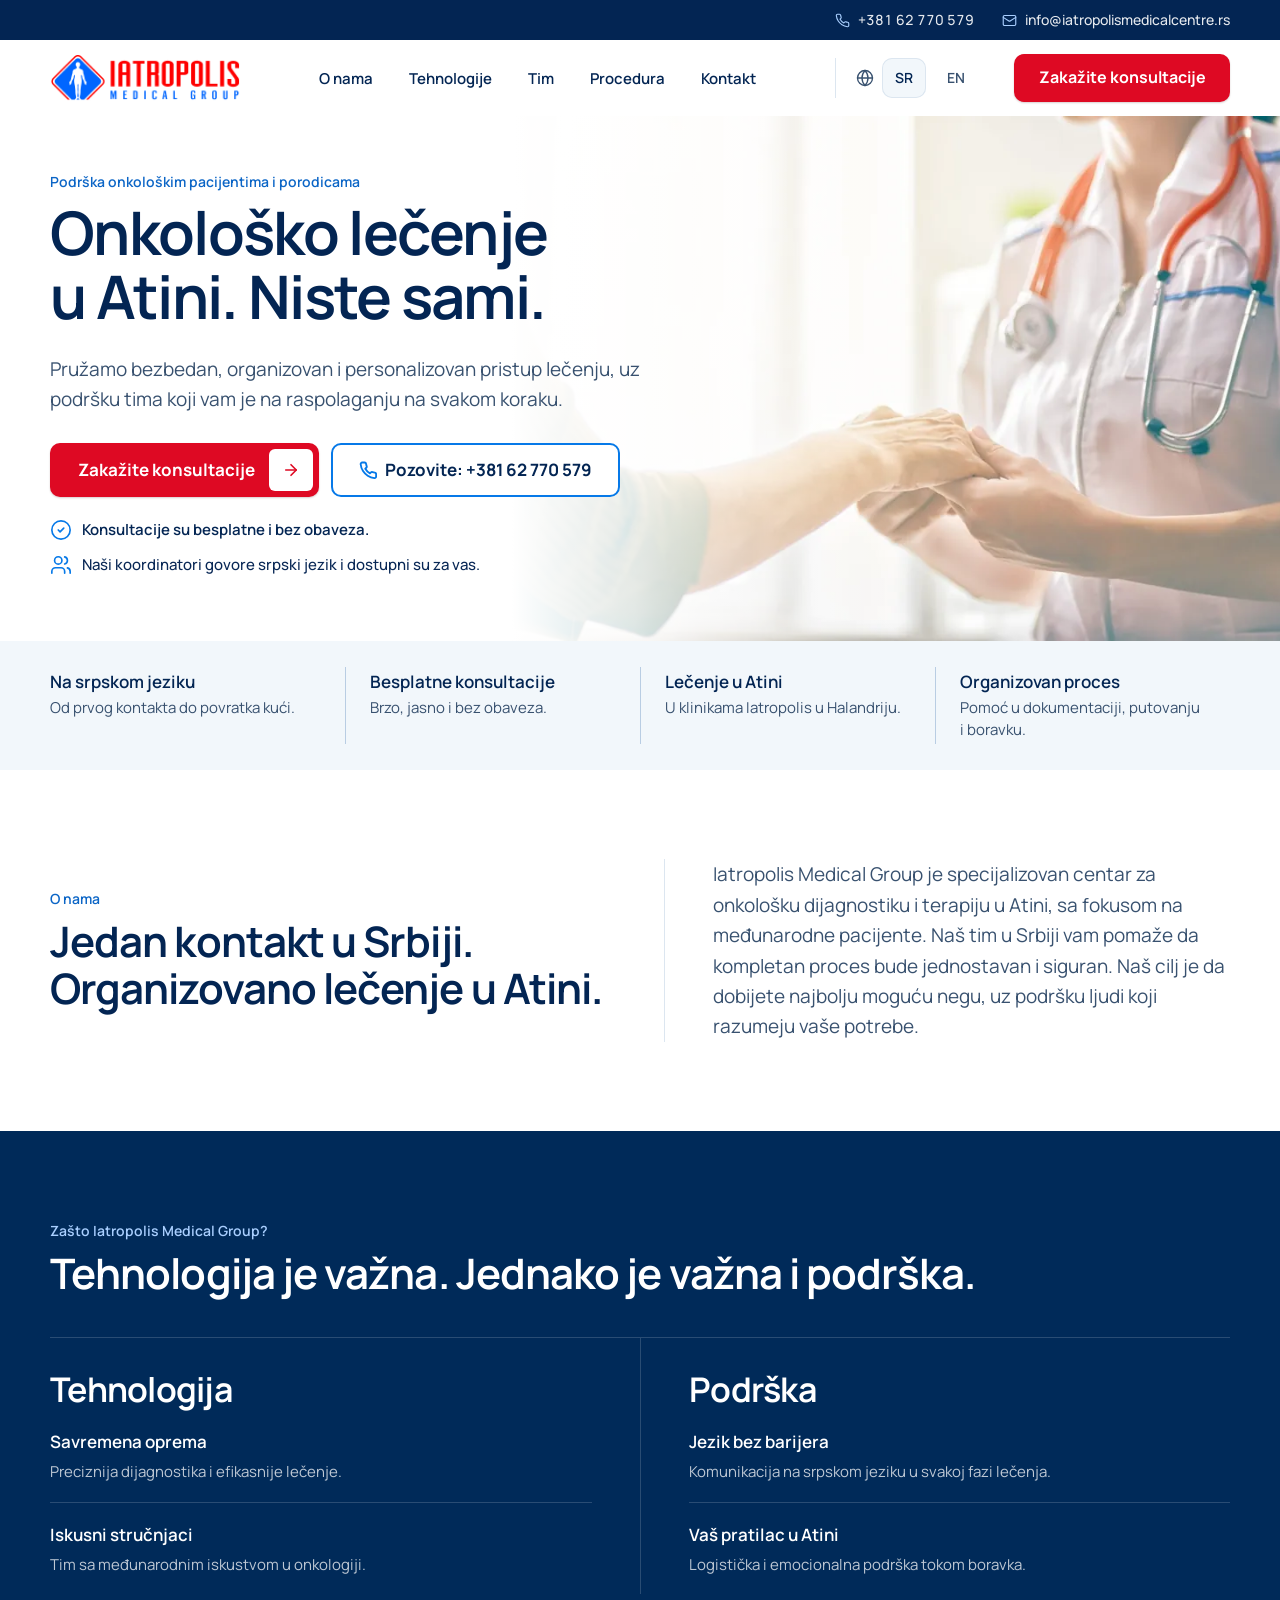
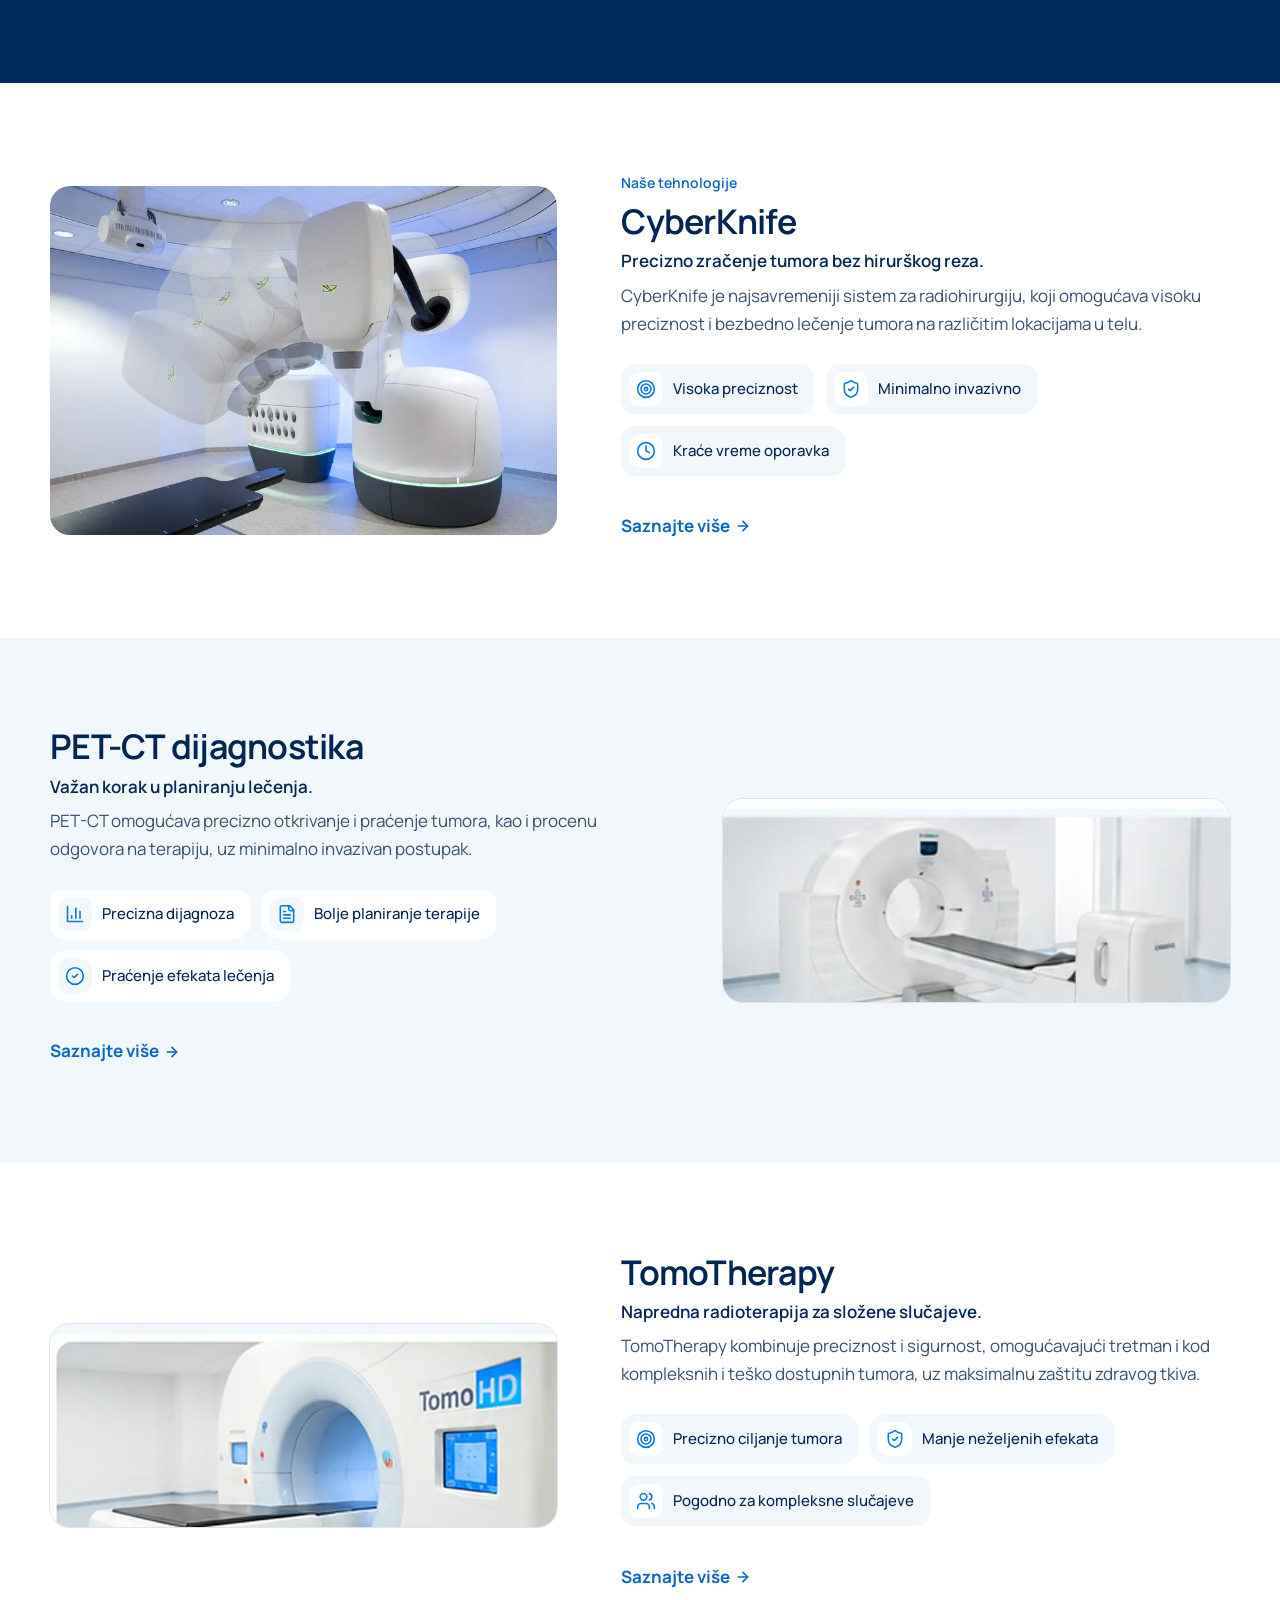
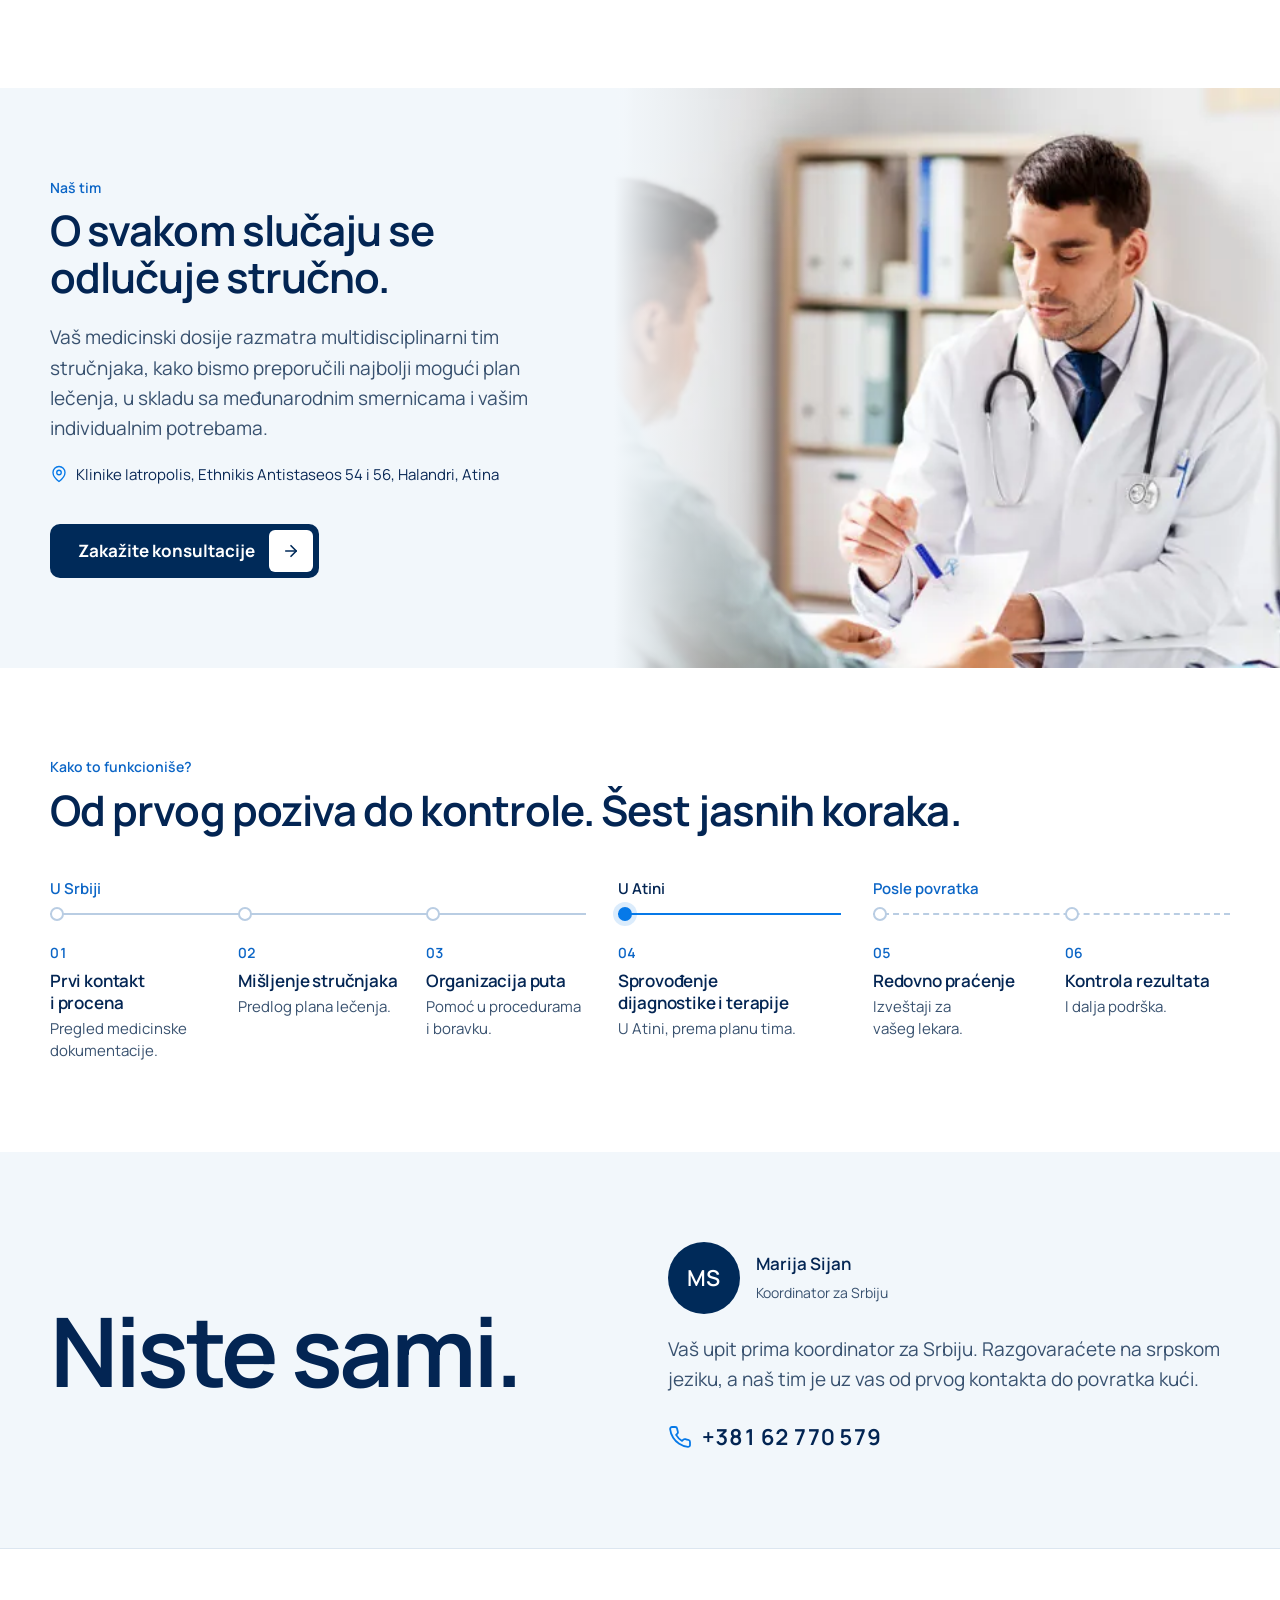
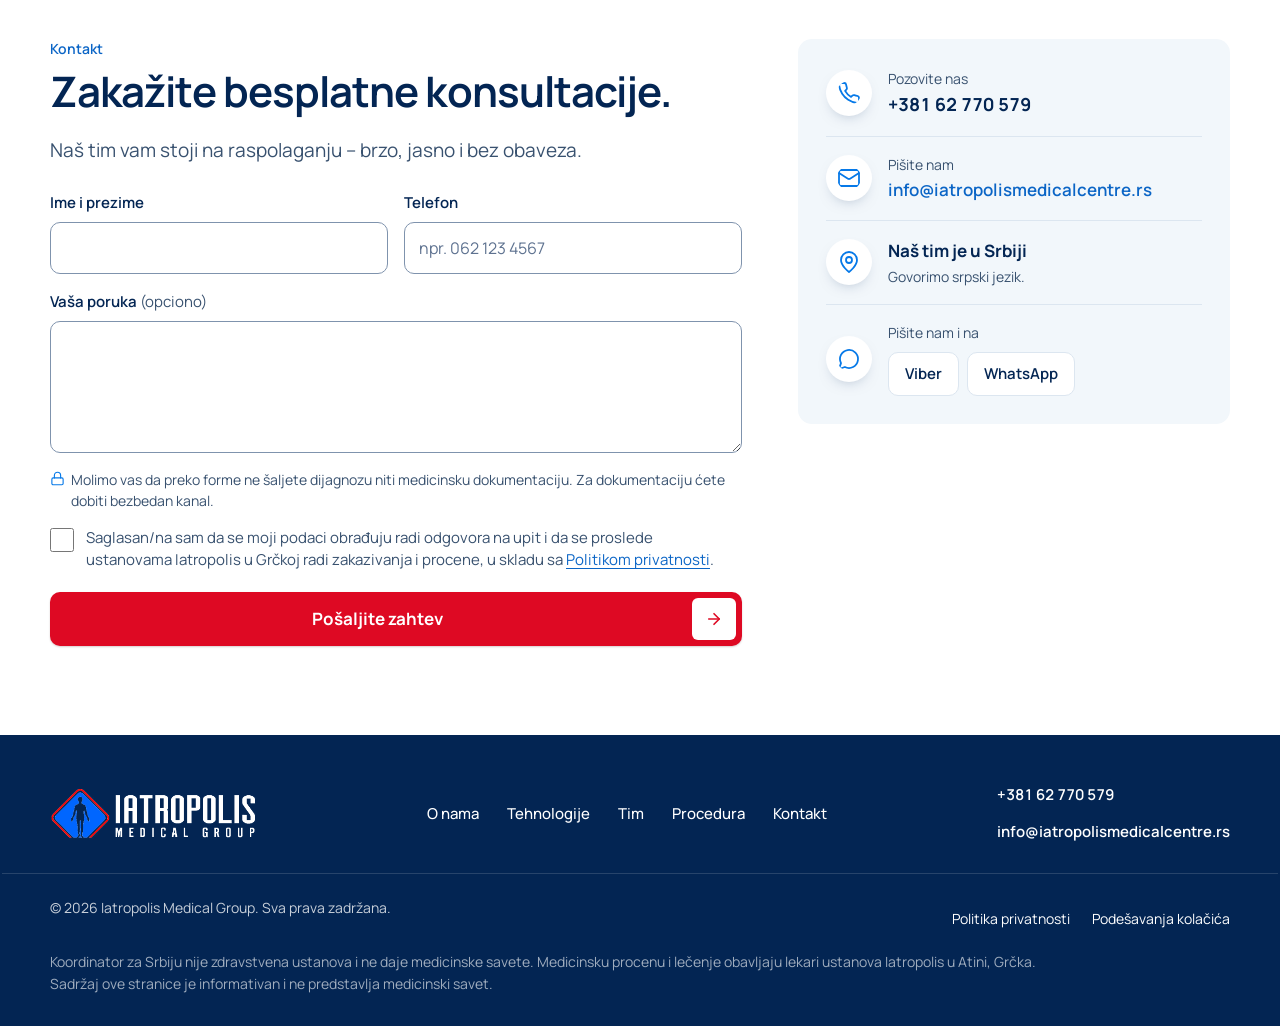
<file: public_html/index.html>
<!doctype html>
<html lang="sr-Latn-RS" data-i18n-page="meta">
<head>
  <meta charset="utf-8">
  <meta name="viewport" content="width=device-width, initial-scale=1">
  <title>Onkološko lečenje u Atini uz podršku na srpskom | Iatropolis Medical Group</title>
  <meta name="description" content="Onkološka dijagnostika i terapija u Atini (CyberKnife, PET-CT, TomoTherapy) uz koordinatore koji govore srpski. Zakažite besplatne konsultacije.">
  <meta name="robots" content="noindex, nofollow"> <!-- PREGLED: ukloniti pri objavi -->
  <link rel="canonical" href="https://iatropolismedicalcentre.rs/">
  <meta name="theme-color" content="#002A59">

  <meta property="og:type" content="website">
  <meta property="og:locale" content="sr_RS">
  <meta property="og:site_name" content="Iatropolis Medical Group">
  <meta property="og:title" content="Onkološko lečenje u Atini. Niste sami.">
  <meta property="og:description" content="Savremena onkološka dijagnostika i terapija u Atini, uz podršku tima koji govori srpski od prvog kontakta do povratka kući.">
  <meta property="og:url" content="https://iatropolismedicalcentre.rs/">
  <meta property="og:image" content="https://iatropolismedicalcentre.rs/assets/img/og-image.jpg">
  <meta property="og:image:width" content="1200">
  <meta property="og:image:height" content="630">
  <meta name="twitter:card" content="summary_large_image">

  <link rel="icon" href="favicon.ico" sizes="any">
  <link rel="icon" href="favicon-32.png" type="image/png" sizes="32x32">
  <link rel="apple-touch-icon" href="apple-touch-icon.png">

  <link rel="preload" href="assets/fonts/manrope-latin.woff2" as="font" type="font/woff2" crossorigin>
  <link rel="preload" href="assets/fonts/manrope-latin-ext.woff2" as="font" type="font/woff2" crossorigin>
  <link rel="preload" as="image" href="assets/img/hero-podrska-1600.webp" imagesrcset="assets/img/hero-podrska-900.webp 900w, assets/img/hero-podrska-1600.webp 1600w" imagesizes="(max-width: 768px) 100vw, 60vw" type="image/webp">
  <link rel="stylesheet" href="css/style.css?v=21">
  <script>document.documentElement.classList.add('js');</script>

  <script type="application/ld+json">
  {
    "@context": "https://schema.org",
    "@type": "MedicalOrganization",
    "name": "Iatropolis Medical Group",
    "url": "https://iatropolismedicalcentre.rs/",
    "logo": "https://iatropolismedicalcentre.rs/assets/img/logo.png",
    "image": "https://iatropolismedicalcentre.rs/assets/img/og-image.jpg",
    "medicalSpecialty": "Oncologic",
    "address": {
      "@type": "PostalAddress",
      "streetAddress": "Εθνικής Αντιστάσεως 54",
      "addressLocality": "Χαλάνδρι",
      "postalCode": "15231",
      "addressCountry": "GR"
    },
    "contactPoint": {
      "@type": "ContactPoint",
      "telephone": "+381-62-770-579",
      "email": "info@iatropolismedicalcentre.rs",
      "contactType": "customer service",
      "areaServed": "RS",
      "availableLanguage": ["sr", "en"]
    }
  }
  </script>
</head>
<body>
  <a class="skip-link" href="#sadrzaj" data-i18n="skip">Preskoči na sadržaj</a>

  <!-- Ikonice (Lucide, ISC licenca) -->
  <svg width="0" height="0" style="position:absolute" aria-hidden="true" focusable="false">
    <defs>
      <symbol id="i-users" viewBox="0 0 24 24"><path d="M16 21v-2a4 4 0 0 0-4-4H6a4 4 0 0 0-4 4v2"/><circle cx="9" cy="7" r="4"/><path d="M22 21v-2a4 4 0 0 0-3-3.87"/><path d="M16 3.13a4 4 0 0 1 0 7.75"/></symbol>
      <symbol id="i-target" viewBox="0 0 24 24"><circle cx="12" cy="12" r="10"/><circle cx="12" cy="12" r="6"/><circle cx="12" cy="12" r="2"/></symbol>
      <symbol id="i-shield" viewBox="0 0 24 24"><path d="M20 13c0 5-3.5 7.5-7.66 8.95a1 1 0 0 1-.67-.01C7.5 20.5 4 18 4 13V6a1 1 0 0 1 1-1c2 0 4.5-1.2 6.24-2.72a1.17 1.17 0 0 1 1.52 0C14.51 3.81 17 5 19 5a1 1 0 0 1 1 1z"/><path d="m9 12 2 2 4-4"/></symbol>
      <symbol id="i-clock" viewBox="0 0 24 24"><circle cx="12" cy="12" r="10"/><path d="M12 6v6l4 2"/></symbol>
      <symbol id="i-chart" viewBox="0 0 24 24"><path d="M3 3v18h18"/><path d="M18 17V9"/><path d="M13 17V5"/><path d="M8 17v-3"/></symbol>
      <symbol id="i-file" viewBox="0 0 24 24"><path d="M15 2H6a2 2 0 0 0-2 2v16a2 2 0 0 0 2 2h12a2 2 0 0 0 2-2V7Z"/><path d="M14 2v4a2 2 0 0 0 2 2h4"/><path d="M16 13H8"/><path d="M16 17H8"/><path d="M10 9H8"/></symbol>
      <symbol id="i-check" viewBox="0 0 24 24"><circle cx="12" cy="12" r="10"/><path d="m9 12 2 2 4-4"/></symbol>
      <symbol id="i-phone" viewBox="0 0 24 24"><path d="M22 16.92v3a2 2 0 0 1-2.18 2 19.79 19.79 0 0 1-8.63-3.07 19.5 19.5 0 0 1-6-6 19.79 19.79 0 0 1-3.07-8.67A2 2 0 0 1 4.11 2h3a2 2 0 0 1 2 1.72 12.84 12.84 0 0 0 .7 2.81 2 2 0 0 1-.45 2.11L8.09 9.91a16 16 0 0 0 6 6l1.27-1.27a2 2 0 0 1 2.11-.45 12.84 12.84 0 0 0 2.81.7A2 2 0 0 1 22 16.92z"/></symbol>
      <symbol id="i-mail" viewBox="0 0 24 24"><rect width="20" height="16" x="2" y="4" rx="2"/><path d="m22 7-8.97 5.7a1.94 1.94 0 0 1-2.06 0L2 7"/></symbol>
      <symbol id="i-pin" viewBox="0 0 24 24"><path d="M20 10c0 6-8 12-8 12s-8-6-8-12a8 8 0 0 1 16 0Z"/><circle cx="12" cy="10" r="3"/></symbol>
      <symbol id="i-globe" viewBox="0 0 24 24"><circle cx="12" cy="12" r="10"/><path d="M12 2a14.5 14.5 0 0 0 0 20 14.5 14.5 0 0 0 0-20"/><path d="M2 12h20"/></symbol>
      <symbol id="i-arrow" viewBox="0 0 24 24"><path d="M5 12h14"/><path d="m12 5 7 7-7 7"/></symbol>
      <symbol id="i-menu" viewBox="0 0 24 24"><path d="M4 6h16"/><path d="M4 12h16"/><path d="M4 18h16"/></symbol>
      <symbol id="i-x" viewBox="0 0 24 24"><path d="M18 6 6 18"/><path d="m6 6 12 12"/></symbol>
      <symbol id="i-message" viewBox="0 0 24 24"><path d="M7.9 20A9 9 0 1 0 4 16.1L2 22Z"/></symbol>
      <symbol id="i-lock" viewBox="0 0 24 24"><rect width="18" height="11" x="3" y="11" rx="2"/><path d="M7 11V7a5 5 0 0 1 10 0v4"/></symbol>
    </defs>
  </svg>

  <aside class="topbar" aria-label="Kontakt" data-i18n-attr="aria-label:topbar.label">
    <div class="container topbar__inner">
      <a class="topbar__link" href="tel:+38162770579">
        <svg class="ico" viewBox="0 0 24 24" aria-hidden="true"><path d="M22 16.92v3a2 2 0 0 1-2.18 2 19.79 19.79 0 0 1-8.63-3.07 19.5 19.5 0 0 1-6-6 19.79 19.79 0 0 1-3.07-8.67A2 2 0 0 1 4.11 2h3a2 2 0 0 1 2 1.72 12.84 12.84 0 0 0 .7 2.81 2 2 0 0 1-.45 2.11L8.09 9.91a16 16 0 0 0 6 6l1.27-1.27a2 2 0 0 1 2.11-.45 12.84 12.84 0 0 0 2.81.7A2 2 0 0 1 22 16.92z"/></svg>
        +381&nbsp;62&nbsp;770&nbsp;579
      </a>
      <a class="topbar__link" href="mailto:info@iatropolismedicalcentre.rs">
        <svg class="ico" viewBox="0 0 24 24" aria-hidden="true"><rect width="20" height="16" x="2" y="4" rx="2"/><path d="m22 7-8.97 5.7a1.94 1.94 0 0 1-2.06 0L2 7"/></svg>
        <span class="topbar__email">info@iatropolismedicalcentre.rs</span>
      </a>
    </div>
  </aside>

  <header class="site-header" data-header>
    <div class="container site-header__inner">
      <a class="brand" href="./" aria-label="Iatropolis Medical Group – početna" data-i18n-attr="aria-label:brand.home">
        <picture>
          <source srcset="assets/img/logo.webp" type="image/webp">
          <img src="assets/img/logo.png" alt="Iatropolis Medical Group" width="792" height="192">
        </picture>
      </a>

      <nav class="site-nav" id="glavni-meni" aria-label="Glavni meni" data-i18n-attr="aria-label:nav.label" data-nav>
        <ul>
          <li><a href="#o-nama" data-i18n="nav.about">O&nbsp;nama</a></li>
          <li><a href="#tehnologije" data-i18n="nav.tech">Tehnologije</a></li>
          <li><a href="#tim" data-i18n="nav.team">Tim</a></li>
          <li><a href="#procedura" data-i18n="nav.process">Procedura</a></li>
          <li><a href="#kontakt" data-i18n="nav.contact">Kontakt</a></li>
        </ul>
        <a class="btn btn--primary site-nav__cta" href="#kontakt" data-i18n="cta.book">Zakažite konsultacije</a>
        <a class="site-nav__phone" href="tel:+38162770579">
          <svg class="ico" aria-hidden="true"><use href="#i-phone"/></svg> +381&nbsp;62&nbsp;770&nbsp;579
        </a>
      </nav>

      <div class="lang-switch" role="group" aria-label="Jezik" data-i18n-attr="aria-label:lang.group">
        <svg class="ico" aria-hidden="true"><use href="#i-globe"/></svg>
        <button type="button" class="lang-switch__btn is-active" data-lang="sr" aria-pressed="true" lang="sr-Latn">SR</button>
        <button type="button" class="lang-switch__btn" data-lang="en" aria-pressed="false" lang="en">EN</button>
      </div>

      <a class="btn btn--primary site-header__cta" href="#kontakt" data-i18n="cta.book">Zakažite konsultacije</a>

      <button class="menu-toggle" type="button" aria-expanded="false" aria-controls="glavni-meni" data-menu-toggle>
        <svg class="ico ico--open" aria-hidden="true"><use href="#i-menu"/></svg>
        <svg class="ico ico--close" aria-hidden="true"><use href="#i-x"/></svg>
        <span class="visually-hidden" data-i18n="nav.menu">Meni</span>
      </button>
    </div>
  </header>

  <main id="sadrzaj">

    <!-- HERO -->
    <section class="hero" aria-labelledby="hero-naslov">
      <div class="hero__media">
        <picture>
          <source type="image/webp" srcset="assets/img/hero-podrska-900.webp 900w, assets/img/hero-podrska-1600.webp 1600w" sizes="(max-width: 768px) 100vw, 60vw">
          <img src="assets/img/hero-podrska-1600.jpg" srcset="assets/img/hero-podrska-900.jpg 900w, assets/img/hero-podrska-1600.jpg 1600w" sizes="(max-width: 768px) 100vw, 60vw" alt="Lekarka drži za ruku pacijentkinju" data-i18n-attr="alt:hero.alt" width="1600" height="1067" fetchpriority="high">
        </picture>
      </div>
      <div class="container hero__inner">
        <div class="hero__content">
          <p class="eyebrow" data-i18n="hero.eyebrow">Podrška onkološkim pacijentima i&nbsp;porodicama</p>
          <h1 id="hero-naslov" data-i18n="hero.title">Onkološko lečenje u&nbsp;Atini. Niste sami.</h1>
          <p class="hero__lead" data-i18n="hero.lead">Pružamo bezbedan, organizovan i&nbsp;personalizovan pristup lečenju, uz podršku tima koji vam je na raspolaganju na svakom koraku.</p>
          <div class="hero__actions">
            <a class="btn btn--primary btn--lg btn--reveal" href="#kontakt"><span class="btn__label" data-i18n="cta.book">Zakažite konsultacije</span><span class="btn__chip" aria-hidden="true"><svg class="ico"><use href="#i-arrow"/></svg></span></a>
            <a class="btn btn--outline btn--lg" href="tel:+38162770579"><svg class="ico" aria-hidden="true"><use href="#i-phone"/></svg> <span data-i18n="hero.call">Pozovite: +381&nbsp;62&nbsp;770&nbsp;579</span></a>
          </div>
          <ul class="hero__notes">
            <li class="hero__note hero__note--free"><svg class="ico" aria-hidden="true"><use href="#i-check"/></svg> <span data-i18n="hero.free">Konsultacije su besplatne i&nbsp;bez obaveza.</span></li>
            <li class="hero__note"><svg class="ico" aria-hidden="true"><use href="#i-users"/></svg> <span data-i18n="hero.note">Naši koordinatori govore srpski jezik i&nbsp;dostupni su za vas.</span></li>
          </ul>
        </div>
      </div>
    </section>

    <!-- UKRATKO: zamena za uvodne kartice. Tekst je iz odobrenih kartica; "Halandri" iz politike privatnosti.
         Kada klijent posalje podatke, idealno je jednu stavku zameniti rokom odgovora ("Javljamo se u roku od X sati"). -->
    <section class="facts" aria-labelledby="ukratko-naslov">
      <div class="container">
        <h2 id="ukratko-naslov" class="visually-hidden" data-i18n="facts.title">Ukratko</h2>
        <ul class="facts__list">
          <li data-i18n-html="facts.1"><strong>Na srpskom jeziku</strong> Od prvog kontakta do povratka kući.</li>
          <li data-i18n-html="facts.2"><strong>Besplatne konsultacije</strong> Brzo, jasno i&nbsp;bez obaveza.</li>
          <li data-i18n-html="facts.3"><strong>Lečenje u&nbsp;Atini</strong> U&nbsp;klinikama Iatropolis u&nbsp;Halandriju.</li>
          <li data-i18n-html="facts.4"><strong>Organizovan proces</strong> Pomoć u&nbsp;dokumentaciji, putovanju i&nbsp;boravku.</li>
        </ul>
      </div>
    </section>

    <!-- O NAMA -->
    <section class="about section" id="o-nama" aria-labelledby="o-nama-naslov">
      <div class="container about__grid">
        <div>
          <p class="eyebrow" data-i18n="about.eyebrow">O&nbsp;nama</p>
          <h2 id="o-nama-naslov" data-i18n="about.title">Jedan kontakt u&nbsp;Srbiji. Organizovano lečenje u&nbsp;Atini.</h2>
        </div>
        <p class="about__text" data-i18n="about.text">Iatropolis Medical Group je specijalizovan centar za onkološku dijagnostiku i&nbsp;terapiju u&nbsp;Atini, sa fokusom na međunarodne pacijente. Naš tim u&nbsp;Srbiji vam pomaže da kompletan proces bude jednostavan i&nbsp;siguran. Naš cilj je da dobijete najbolju moguću negu, uz podršku ljudi koji razumeju vaše potrebe.</p>
      </div>
    </section>

    <!-- ZAŠTO IATROPOLIS: dve kolone koje doslovno pokazuju naslov -->
    <section class="why section section--navy" aria-labelledby="zasto-naslov">
      <div class="container">
        <p class="eyebrow eyebrow--light" data-i18n="why.eyebrow">Zašto Iatropolis Medical Group?</p>
        <h2 id="zasto-naslov" data-i18n="why.title">Tehnologija je važna. Jednako je važna i&nbsp;podrška.</h2>
        <div class="why__split">
          <div class="why__col">
            <h3 class="why__label" data-i18n="why.tech">Tehnologija</h3>
            <dl class="why__items">
              <div><dt data-i18n="why.1.t">Savremena oprema</dt><dd data-i18n="why.1.d">Preciznija dijagnostika i&nbsp;efikasnije lečenje.</dd></div>
              <div><dt data-i18n="why.2.t">Iskusni stručnjaci</dt><dd data-i18n="why.2.d">Tim sa međunarodnim iskustvom u&nbsp;onkologiji.</dd></div>
            </dl>
          </div>
          <div class="why__col">
            <h3 class="why__label" data-i18n="why.support">Podrška</h3>
            <dl class="why__items">
              <div><dt data-i18n="why.3.t">Jezik bez barijera</dt><dd data-i18n="why.3.d">Komunikacija na srpskom jeziku u&nbsp;svakoj fazi lečenja.</dd></div>
              <div><dt data-i18n="why.4.t">Vaš pratilac u&nbsp;Atini</dt><dd data-i18n="why.4.d">Logistička i&nbsp;emocionalna podrška tokom boravka.</dd></div>
            </dl>
          </div>
        </div>
      </div>
    </section>

    <!-- TEHNOLOGIJE -->
    <section class="technologies" id="tehnologije" aria-labelledby="tehnologije-naslov">
      <h2 id="tehnologije-naslov" class="visually-hidden" data-i18n="tech.title">Naše tehnologije</h2>

      <div class="tech-band">
        <article class="container tech" id="cyberknife" aria-labelledby="ck-naslov">
          <div class="tech__body">
            <p class="eyebrow" data-i18n="tech.title">Naše tehnologije</p>
            <h3 id="ck-naslov" class="tech__title">CyberKnife</h3>
            <p class="tech__lead" data-i18n="ck.lead">Precizno zračenje tumora bez hirurškog reza.</p>
            <p data-i18n="ck.text">CyberKnife je najsavremeniji sistem za radiohirurgiju, koji omogućava visoku preciznost i&nbsp;bezbedno lečenje tumora na različitim lokacijama u&nbsp;telu.</p>
            <ul class="tech__list">
              <li><svg class="ico" aria-hidden="true"><use href="#i-target"/></svg> <span data-i18n="ck.l1">Visoka preciznost</span></li>
              <li><svg class="ico" aria-hidden="true"><use href="#i-shield"/></svg> <span data-i18n="ck.l2">Minimalno invazivno</span></li>
              <li><svg class="ico" aria-hidden="true"><use href="#i-clock"/></svg> <span data-i18n="ck.l3">Kraće vreme oporavka</span></li>
            </ul>
            <a class="link-arrow" href="#kontakt" data-interest="Zanima me više informacija o terapiji CyberKnife." data-i18n-attr="data-interest:ck.interest"><span data-i18n="tech.more">Saznajte više</span> <span class="visually-hidden" data-i18n="ck.more">o&nbsp;terapiji CyberKnife</span><svg class="ico" aria-hidden="true"><use href="#i-arrow"/></svg></a>
          </div>
          <figure class="tech__media">
            <picture>
              <source type="image/webp" srcset="assets/img/cyberknife-800.webp 800w, assets/img/cyberknife-1400.webp 1400w" sizes="(max-width: 768px) 100vw, 42vw">
              <img data-i18n-attr="alt:ck.photo.alt" src="assets/img/cyberknife-1400.jpg" srcset="assets/img/cyberknife-800.jpg 800w, assets/img/cyberknife-1400.jpg 1400w" sizes="(max-width: 768px) 100vw, 42vw" alt="CyberKnife sistem za radiohirurgiju u sali za terapiju" width="1400" height="933" loading="lazy" decoding="async">
            </picture>
            <!-- ILUSTRACIJA (za povratak zameniti <picture> iznad ovim i klasu vratiti na tech__media):
            <img src="assets/img/ilustracija-cyberknife.svg?v=2" data-i18n-attr="alt:ck.alt" alt="Ilustracija: CyberKnife robotska ruka usmerava precizan snop zračenja ka ciljnoj tački" width="640" height="440" loading="lazy" decoding="async">
            -->
          </figure>
        </article>
      </div>

      <div class="tech-band tech-band--pale">
        <article class="container tech tech--reversed" id="pet-ct" aria-labelledby="pet-naslov">
          <div class="tech__body">
            <h3 id="pet-naslov" class="tech__title" data-i18n="pet.title">PET-CT dijagnostika</h3>
            <p class="tech__lead" data-i18n="pet.lead">Važan korak u&nbsp;planiranju lečenja.</p>
            <p data-i18n="pet.text">PET-CT omogućava precizno otkrivanje i&nbsp;praćenje tumora, kao i&nbsp;procenu odgovora na terapiju, uz minimalno invazivan postupak.</p>
            <ul class="tech__list">
              <li><svg class="ico" aria-hidden="true"><use href="#i-chart"/></svg> <span data-i18n="pet.l1">Precizna dijagnoza</span></li>
              <li><svg class="ico" aria-hidden="true"><use href="#i-file"/></svg> <span data-i18n="pet.l2">Bolje planiranje terapije</span></li>
              <li><svg class="ico" aria-hidden="true"><use href="#i-check"/></svg> <span data-i18n="pet.l3">Praćenje efekata lečenja</span></li>
            </ul>
            <a class="link-arrow" href="#kontakt" data-interest="Zanima me više informacija o PET-CT dijagnostici." data-i18n-attr="data-interest:pet.interest"><span data-i18n="tech.more">Saznajte više</span> <span class="visually-hidden" data-i18n="pet.more">o&nbsp;PET-CT dijagnostici</span><svg class="ico" aria-hidden="true"><use href="#i-arrow"/></svg></a>
          </div>
          <figure class="tech__media tech__media--wide">
            <picture>
              <source type="image/webp" srcset="assets/img/pet-ct-privremeno-383.webp">
              <img data-i18n-attr="alt:pet.photo.alt" src="assets/img/pet-ct-privremeno-383.jpg" alt="PET-CT aparat za dijagnostiku" width="383" height="144" loading="lazy" decoding="async">
            </picture>
            <!-- ILUSTRACIJA (za povratak zameniti <picture> iznad ovim i klasu vratiti na tech__media):
            <img src="assets/img/ilustracija-pet-ct.svg?v=2" data-i18n-attr="alt:pet.alt" alt="Ilustracija: PET-CT aparat sa stolom za pacijenta i prikazom snimka sa označenim nalazom" width="640" height="440" loading="lazy" decoding="async">
            -->
          </figure>
        </article>
      </div>

      <div class="tech-band">
        <article class="container tech" id="tomotherapy" aria-labelledby="tomo-naslov">
          <div class="tech__body">
            <h3 id="tomo-naslov" class="tech__title">TomoTherapy</h3>
            <p class="tech__lead" data-i18n="tomo.lead">Napredna radioterapija za složene slučajeve.</p>
            <p data-i18n="tomo.text">TomoTherapy kombinuje preciznost i&nbsp;sigurnost, omogućavajući tretman i&nbsp;kod kompleksnih i&nbsp;teško dostupnih tumora, uz maksimalnu zaštitu zdravog tkiva.</p>
            <ul class="tech__list">
              <li><svg class="ico" aria-hidden="true"><use href="#i-target"/></svg> <span data-i18n="tomo.l1">Precizno ciljanje tumora</span></li>
              <li><svg class="ico" aria-hidden="true"><use href="#i-shield"/></svg> <span data-i18n="tomo.l2">Manje neželjenih efekata</span></li>
              <li><svg class="ico" aria-hidden="true"><use href="#i-users"/></svg> <span data-i18n="tomo.l3">Pogodno za kompleksne slučajeve</span></li>
            </ul>
            <a class="link-arrow" href="#kontakt" data-interest="Zanima me više informacija o terapiji TomoTherapy." data-i18n-attr="data-interest:tomo.interest"><span data-i18n="tech.more">Saznajte više</span> <span class="visually-hidden" data-i18n="tomo.more">o&nbsp;terapiji TomoTherapy</span><svg class="ico" aria-hidden="true"><use href="#i-arrow"/></svg></a>
          </div>
          <figure class="tech__media tech__media--wide">
            <picture>
              <source type="image/webp" srcset="assets/img/tomotherapy-356.webp 356w, assets/img/tomotherapy-712.webp 712w" sizes="(max-width: 768px) 100vw, 42vw">
              <img data-i18n-attr="alt:tomo.photo.alt" src="assets/img/tomotherapy-712.jpg" srcset="assets/img/tomotherapy-356.jpg 356w, assets/img/tomotherapy-712.jpg 712w" sizes="(max-width: 768px) 100vw, 42vw" alt="TomoTherapy aparat za radioterapiju u sali za terapiju" width="712" height="282" loading="lazy" decoding="async">
            </picture>
            <!-- ILUSTRACIJA (za povratak zameniti <picture> iznad ovim i klasu vratiti na tech__media):
            <img src="assets/img/ilustracija-tomotherapy.svg?v=2" data-i18n-attr="alt:tomo.alt" alt="Ilustracija: TomoTherapy aparat koji rotira oko stola i spiralno usmerava zračenje ka cilju" width="640" height="440" loading="lazy" decoding="async">
            -->
          </figure>
        </article>
      </div>
    </section>

    <!-- TIM -->
    <section class="team" id="tim" aria-labelledby="tim-naslov">
      <!-- Zameniti pravom fotografijom klinike ili lekara (od klijenta), isti kadar 16:9 ili širi. -->
      <div class="team__media">
        <picture>
          <source type="image/webp" srcset="assets/img/tim-konsultacije-768.webp">
          <img src="assets/img/tim-konsultacije-768.jpg" alt="Lekar razgovara sa pacijentom i pregleda medicinsku dokumentaciju" data-i18n-attr="alt:team.alt" width="768" height="435" loading="lazy" decoding="async">
        </picture>
      </div>
      <div class="container team__inner">
        <div class="team__content">
          <p class="eyebrow" data-i18n="team.eyebrow">Naš tim</p>
          <h2 id="tim-naslov" data-i18n="team.title">O&nbsp;svakom slučaju se odlučuje stručno.</h2>
          <p data-i18n="team.text">Vaš medicinski dosije razmatra multidisciplinarni tim stručnjaka, kako bismo preporučili najbolji mogući plan lečenja, u&nbsp;skladu sa međunarodnim smernicama i&nbsp;vašim individualnim potrebama.</p>
          <p class="team__address"><svg class="ico" aria-hidden="true"><use href="#i-pin"/></svg> <span data-i18n="team.address">Klinike Iatropolis, Ethnikis Antistaseos 54 i&nbsp;56, Halandri, Atina</span></p>
          <a class="btn btn--navy btn--lg btn--reveal" href="#kontakt"><span class="btn__label" data-i18n="cta.book">Zakažite konsultacije</span><span class="btn__chip" aria-hidden="true"><svg class="ico"><use href="#i-arrow"/></svg></span></a>
        </div>
      </div>
    </section>

    <!-- PROCEDURA -->
    <section class="process section" id="procedura" aria-labelledby="procedura-naslov">
      <div class="container">
        <p class="eyebrow" data-i18n="process.eyebrow">Kako to funkcioniše?</p>
        <h2 id="procedura-naslov" data-i18n="process.title">Od prvog poziva do kontrole. Šest jasnih koraka.</h2>
        <ol class="route">
          <li class="route__phase route__phase--home reveal">
            <p class="route__label" data-i18n="phase.home">U&nbsp;Srbiji</p>
            <ol class="route__steps">
              <li class="route__step"><span class="route__num" aria-hidden="true">01</span><h3 class="route__title" data-i18n="s1.t">Prvi kontakt i&nbsp;procena</h3><p data-i18n="s1.d">Pregled medicinske dokumentacije.</p></li>
              <li class="route__step"><span class="route__num" aria-hidden="true">02</span><h3 class="route__title" data-i18n="s2.t">Mišljenje stručnjaka</h3><p data-i18n="s2.d">Predlog plana lečenja.</p></li>
              <li class="route__step"><span class="route__num" aria-hidden="true">03</span><h3 class="route__title" data-i18n="s3.t">Organizacija puta</h3><p data-i18n="s3.d">Pomoć u&nbsp;procedurama i&nbsp;boravku.</p></li>
            </ol>
          </li>
          <li class="route__phase route__phase--athens reveal">
            <p class="route__label" data-i18n="phase.athens">U&nbsp;Atini</p>
            <ol class="route__steps" start="4">
              <li class="route__step"><span class="route__num" aria-hidden="true">04</span><h3 class="route__title" data-i18n="s4.t">Sprovođenje dijagnostike i&nbsp;terapije</h3><p data-i18n="s4.d">U&nbsp;Atini, prema planu tima.</p></li>
            </ol>
          </li>
          <li class="route__phase route__phase--return reveal">
            <p class="route__label" data-i18n="phase.return">Posle povratka</p>
            <ol class="route__steps" start="5">
              <li class="route__step"><span class="route__num" aria-hidden="true">05</span><h3 class="route__title" data-i18n="s5.t">Redovno praćenje</h3><p data-i18n="s5.d">Izveštaji za vašeg lekara.</p></li>
              <li class="route__step"><span class="route__num" aria-hidden="true">06</span><h3 class="route__title" data-i18n="s6.t">Kontrola rezultata</h3><p data-i18n="s6.d">I&nbsp;dalja podrška.</p></li>
            </ol>
          </li>
        </ol>
      </div>
    </section>

    <!-- KOORDINATOR: emotivni vrhunac pre forme.
         Ime je iz politike privatnosti (koordinator za Srbiju). Fotografiju i radno vreme potvrditi sa klijentom;
         do tada stoje inicijali umesto fotografije. -->
    <section class="companion" aria-labelledby="koordinator-naslov">
      <div class="container companion__inner">
        <h2 id="koordinator-naslov" class="companion__title" data-i18n="comp.title">Niste sami.</h2>
        <div class="companion__body">
          <figure class="companion__person">
            <span class="companion__photo" aria-hidden="true">MS</span>
            <figcaption><strong>Marija Sijan</strong><span data-i18n="comp.role">Koordinator za Srbiju</span></figcaption>
          </figure>
          <p class="companion__text" data-i18n="comp.text">Vaš upit prima koordinator za Srbiju. Razgovaraćete na srpskom jeziku, a&nbsp;naš tim je uz vas od prvog kontakta do povratka kući.</p>
          <a class="companion__phone" href="tel:+38162770579"><svg class="ico" aria-hidden="true"><use href="#i-phone"/></svg> +381&nbsp;62&nbsp;770&nbsp;579</a>
        </div>
      </div>
    </section>

    <!-- KONTAKT -->
    <section class="contact section" id="kontakt" aria-labelledby="kontakt-naslov">
      <div class="container contact__grid">
        <div class="contact__form-wrap">
          <p class="eyebrow" data-i18n="contact.eyebrow">Kontakt</p>
          <h2 id="kontakt-naslov" data-i18n="contact.title">Zakažite besplatne konsultacije.</h2>
          <p class="contact__lead" data-i18n="contact.lead">Naš tim vam stoji na raspolaganju&nbsp;– brzo, jasno i&nbsp;bez obaveza.</p>

          <form class="form" action="posalji.php" method="post" novalidate data-contact-form>
            <div class="form__alert" role="alert" aria-live="assertive" data-form-alert hidden></div>

            <div class="form__row">
              <div class="field">
                <label for="f-ime" data-i18n="form.name">Ime i&nbsp;prezime</label>
                <input id="f-ime" name="ime" type="text" autocomplete="name" required minlength="2" maxlength="80" aria-describedby="f-ime-err">
                <p class="field__error" id="f-ime-err" data-error-for="ime"></p>
              </div>
              <div class="field">
                <label for="f-telefon" data-i18n="form.phone">Telefon</label>
                <input id="f-telefon" name="telefon" type="tel" autocomplete="tel" inputmode="tel" required maxlength="30" placeholder="npr. 062 123 4567" data-i18n-attr="placeholder:form.phone.ph" aria-describedby="f-telefon-err">
                <p class="field__error" id="f-telefon-err" data-error-for="telefon"></p>
              </div>
            </div>

            <div class="field">
              <label for="f-poruka" data-i18n-html="form.msg">Vaša poruka <span class="field__optional">(opciono)</span></label>
              <textarea id="f-poruka" name="poruka" rows="4" maxlength="1500" aria-describedby="f-poruka-hint f-poruka-err"></textarea>
              <p class="field__hint" id="f-poruka-hint"><svg class="ico" aria-hidden="true"><use href="#i-lock"/></svg> <span data-i18n="form.hint">Molimo vas da preko forme ne šaljete dijagnozu niti medicinsku dokumentaciju. Za dokumentaciju ćete dobiti bezbedan kanal.</span></p>
              <p class="field__error" id="f-poruka-err" data-error-for="poruka"></p>
            </div>

            <div class="field field--check">
              <input id="f-saglasnost" name="saglasnost" type="checkbox" value="da" required aria-describedby="f-saglasnost-err">
              <label for="f-saglasnost" data-i18n-html="form.consent">Saglasan/na sam da se moji podaci obrađuju radi odgovora na upit i&nbsp;da se proslede ustanovama Iatropolis u&nbsp;Grčkoj radi zakazivanja i&nbsp;procene, u&nbsp;skladu sa <a href="politika-privatnosti/" target="_blank" rel="noopener">Politikom privatnosti</a>.</label>
              <p class="field__error" id="f-saglasnost-err" data-error-for="saglasnost"></p>
            </div>

            <!-- zaštita od spama -->
            <div class="hp" aria-hidden="true">
              <label for="f-website" data-i18n="form.hp">Ne popunjavajte ovo polje</label>
              <input id="f-website" name="website" type="text" tabindex="-1" autocomplete="off">
            </div>
            <input type="hidden" name="ts" value="" data-ts>
            <input type="hidden" name="lang" value="sr">

            <button class="btn btn--primary btn--lg btn--block btn--reveal" type="submit" data-submit>
              <span class="btn__label" data-submit-label data-i18n="form.submit">Pošaljite zahtev</span><span class="btn__chip" aria-hidden="true"><svg class="ico"><use href="#i-arrow"/></svg></span>
            </button>
          </form>
        </div>

        <address class="contact-card">
          <ul>
            <li>
              <svg class="ico" aria-hidden="true"><use href="#i-phone"/></svg>
              <div><span data-i18n="card.call">Pozovite nas</span><a href="tel:+38162770579"><strong>+381&nbsp;62&nbsp;770&nbsp;579</strong></a></div>
            </li>
            <li>
              <svg class="ico" aria-hidden="true"><use href="#i-mail"/></svg>
              <div><span data-i18n="card.write">Pišite nam</span><a href="mailto:info@iatropolismedicalcentre.rs">info@<wbr>iatropolismedicalcentre.rs</a></div>
            </li>
            <li>
              <svg class="ico" aria-hidden="true"><use href="#i-pin"/></svg>
              <div><strong data-i18n="card.team">Naš tim je u&nbsp;Srbiji</strong><span data-i18n="card.lang">Govorimo srpski jezik.</span></div>
            </li>
            <!-- Viber/WhatsApp na istom broju: potvrditi sa klijentom da su aplikacije aktivne na +381 62 770 579 -->
            <li>
              <svg class="ico" aria-hidden="true"><use href="#i-message"/></svg>
              <div><span data-i18n="card.chat">Pišite nam i&nbsp;na</span>
                <span class="contact-card__apps">
                  <a class="chip-link" href="viber://chat?number=%2B38162770579">Viber</a>
                  <a class="chip-link" href="https://wa.me/38162770579" target="_blank" rel="noopener">WhatsApp</a>
                </span>
              </div>
            </li>
          </ul>
        </address>
      </div>
    </section>
  </main>

  <footer class="site-footer">
    <div class="container site-footer__top">
      <a class="brand brand--footer" href="./" aria-label="Iatropolis Medical Group – početna" data-i18n-attr="aria-label:brand.home">
        <picture>
          <source srcset="assets/img/logo-white.webp" type="image/webp">
          <img src="assets/img/logo-white.png" alt="Iatropolis Medical Group" width="792" height="192" loading="lazy">
        </picture>
      </a>
      <nav aria-label="Meni u podnožju" data-i18n-attr="aria-label:footer.nav">
        <ul class="footer-nav">
          <li><a href="#o-nama" data-i18n="nav.about">O&nbsp;nama</a></li>
          <li><a href="#tehnologije" data-i18n="nav.tech">Tehnologije</a></li>
          <li><a href="#tim" data-i18n="nav.team">Tim</a></li>
          <li><a href="#procedura" data-i18n="nav.process">Procedura</a></li>
          <li><a href="#kontakt" data-i18n="nav.contact">Kontakt</a></li>
        </ul>
      </nav>
      <div class="site-footer__contact">
        <a href="tel:+38162770579">+381&nbsp;62&nbsp;770&nbsp;579</a>
        <a href="mailto:info@iatropolismedicalcentre.rs">info@iatropolismedicalcentre.rs</a>
      </div>
    </div>
    <div class="container site-footer__bottom">
      <p>© <span data-year>2026</span> Iatropolis Medical Group. <span data-i18n="footer.rights">Sva prava zadržana.</span></p>
      <ul class="footer-legal">
        <li><a href="politika-privatnosti/" data-i18n="footer.privacy">Politika privatnosti</a></li>
        <li><button type="button" class="link-button" data-cookie-settings data-i18n="footer.cookies" hidden>Podešavanja kolačića</button></li>
      </ul>
      <p class="site-footer__disclaimer" data-i18n="footer.disclaimer">Koordinator za Srbiju nije zdravstvena ustanova i&nbsp;ne daje medicinske savete. Medicinsku procenu i&nbsp;lečenje obavljaju lekari ustanova Iatropolis u&nbsp;Atini, Grčka. Sadržaj ove stranice je informativan i&nbsp;ne predstavlja medicinski savet.</p>
    </div>
  </footer>

  <!-- Mobilna traka za brzi kontakt -->
  <nav class="mobile-bar" aria-label="Brzi kontakt" data-i18n-attr="aria-label:bar.label" data-mobile-bar>
    <a class="btn btn--outline" href="tel:+38162770579"><svg class="ico" aria-hidden="true"><use href="#i-phone"/></svg> <span data-i18n="cta.call">Pozovite</span></a>
    <a class="btn btn--primary" href="#kontakt" data-i18n="cta.book">Zakažite konsultacije</a>
  </nav>

  <script src="js/i18n.js?v=5" defer></script>
  <script src="js/main.js?v=10" defer></script>
</body>
</html>
</file>
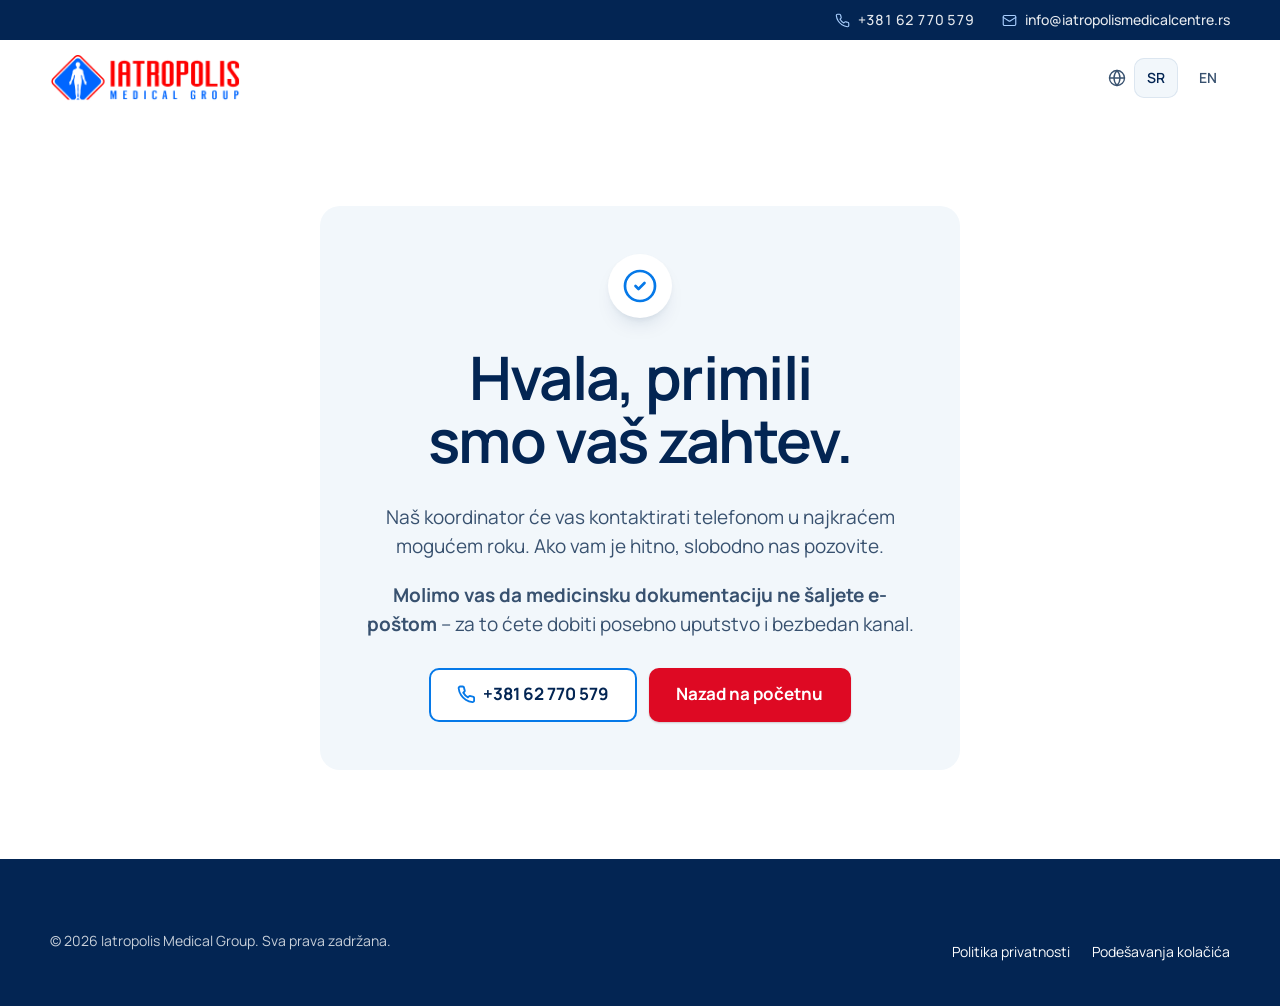
<file: public_html/hvala/index.html>
<!doctype html>
<html lang="sr-Latn-RS" data-i18n-page="thanks.meta">
<head>
  <meta charset="utf-8">
  <meta name="viewport" content="width=device-width, initial-scale=1">
  <title>Hvala, primili smo vaš zahtev | Iatropolis Medical Group</title>
  <meta name="robots" content="noindex, nofollow">
  <meta name="theme-color" content="#002A59">
  <link rel="icon" href="../favicon.ico" sizes="any">
  <link rel="icon" href="../favicon-32.png" type="image/png" sizes="32x32">
  <link rel="apple-touch-icon" href="../apple-touch-icon.png">
  <link rel="preload" href="../assets/fonts/manrope-latin.woff2" as="font" type="font/woff2" crossorigin>
  <link rel="stylesheet" href="../css/style.css?v=21">
  <script>document.documentElement.classList.add('js');</script>
</head>
<body data-thank-you>
  <svg width="0" height="0" style="position:absolute" aria-hidden="true" focusable="false">
    <defs>
      <symbol id="i-check" viewBox="0 0 24 24"><circle cx="12" cy="12" r="10"/><path d="m9 12 2 2 4-4"/></symbol>
      <symbol id="i-phone" viewBox="0 0 24 24"><path d="M22 16.92v3a2 2 0 0 1-2.18 2 19.79 19.79 0 0 1-8.63-3.07 19.5 19.5 0 0 1-6-6 19.79 19.79 0 0 1-3.07-8.67A2 2 0 0 1 4.11 2h3a2 2 0 0 1 2 1.72 12.84 12.84 0 0 0 .7 2.81 2 2 0 0 1-.45 2.11L8.09 9.91a16 16 0 0 0 6 6l1.27-1.27a2 2 0 0 1 2.11-.45 12.84 12.84 0 0 0 2.81.7A2 2 0 0 1 22 16.92z"/></symbol>
    </defs>
  </svg>

  <aside class="topbar" aria-label="Kontakt" data-i18n-attr="aria-label:topbar.label">
    <div class="container topbar__inner">
      <a class="topbar__link" href="tel:+38162770579">
        <svg class="ico" viewBox="0 0 24 24" aria-hidden="true"><path d="M22 16.92v3a2 2 0 0 1-2.18 2 19.79 19.79 0 0 1-8.63-3.07 19.5 19.5 0 0 1-6-6 19.79 19.79 0 0 1-3.07-8.67A2 2 0 0 1 4.11 2h3a2 2 0 0 1 2 1.72 12.84 12.84 0 0 0 .7 2.81 2 2 0 0 1-.45 2.11L8.09 9.91a16 16 0 0 0 6 6l1.27-1.27a2 2 0 0 1 2.11-.45 12.84 12.84 0 0 0 2.81.7A2 2 0 0 1 22 16.92z"/></svg>
        +381&nbsp;62&nbsp;770&nbsp;579
      </a>
      <a class="topbar__link" href="mailto:info@iatropolismedicalcentre.rs">
        <svg class="ico" viewBox="0 0 24 24" aria-hidden="true"><rect width="20" height="16" x="2" y="4" rx="2"/><path d="m22 7-8.97 5.7a1.94 1.94 0 0 1-2.06 0L2 7"/></svg>
        <span class="topbar__email">info@iatropolismedicalcentre.rs</span>
      </a>
    </div>
  </aside>

  <header class="site-header" data-header>
    <div class="container site-header__inner">
      <a class="brand" href="../" aria-label="Iatropolis Medical Group – početna" data-i18n-attr="aria-label:brand.home">
        <picture>
          <source srcset="../assets/img/logo.webp" type="image/webp">
          <img src="../assets/img/logo.png" alt="Iatropolis Medical Group" width="792" height="192">
        </picture>
      </a>
      <div class="lang-switch lang-switch--end" role="group" aria-label="Jezik" data-i18n-attr="aria-label:lang.group">
        <svg class="ico" viewBox="0 0 24 24" aria-hidden="true"><circle cx="12" cy="12" r="10"/><path d="M12 2a14.5 14.5 0 0 0 0 20 14.5 14.5 0 0 0 0-20"/><path d="M2 12h20"/></svg>
        <button type="button" class="lang-switch__btn is-active" data-lang="sr" aria-pressed="true" lang="sr-Latn">SR</button>
        <button type="button" class="lang-switch__btn" data-lang="en" aria-pressed="false" lang="en">EN</button>
      </div>
    </div>
  </header>

  <main id="sadrzaj" class="page-simple">
    <div class="container">
      <div class="page-simple__card">
        <svg class="ico page-simple__icon" aria-hidden="true"><use href="#i-check"/></svg>
        <h1 data-i18n="thanks.title">Hvala, primili smo vaš zahtev.</h1>
        <p data-i18n="thanks.text">Naš koordinator će vas kontaktirati telefonom u&nbsp;najkraćem mogućem roku. Ako vam je hitno, slobodno nas pozovite.</p>
        <p data-i18n-html="thanks.docs"><strong>Molimo vas da medicinsku dokumentaciju ne šaljete e-poštom</strong>&nbsp;– za to ćete dobiti posebno uputstvo i&nbsp;bezbedan kanal.</p>
        <div class="page-simple__actions">
          <a class="btn btn--outline btn--lg" href="tel:+38162770579"><svg class="ico" aria-hidden="true"><use href="#i-phone"/></svg> +381&nbsp;62&nbsp;770&nbsp;579</a>
          <a class="btn btn--primary btn--lg" href="../" data-i18n="thanks.back">Nazad na početnu</a>
        </div>
      </div>
    </div>
  </main>

  <footer class="site-footer">
    <div class="container site-footer__bottom">
      <p>© <span data-year>2026</span> Iatropolis Medical Group. <span data-i18n="footer.rights">Sva prava zadržana.</span></p>
      <ul class="footer-legal">
        <li><a href="../politika-privatnosti/" data-i18n="footer.privacy">Politika privatnosti</a></li>
        <li><button type="button" class="link-button" data-cookie-settings data-i18n="footer.cookies" hidden>Podešavanja kolačića</button></li>
      </ul>
    </div>
  </footer>

  <script src="../js/i18n.js?v=5" defer></script>
  <script src="../js/main.js?v=10" defer></script>
</body>
</html>
</file>
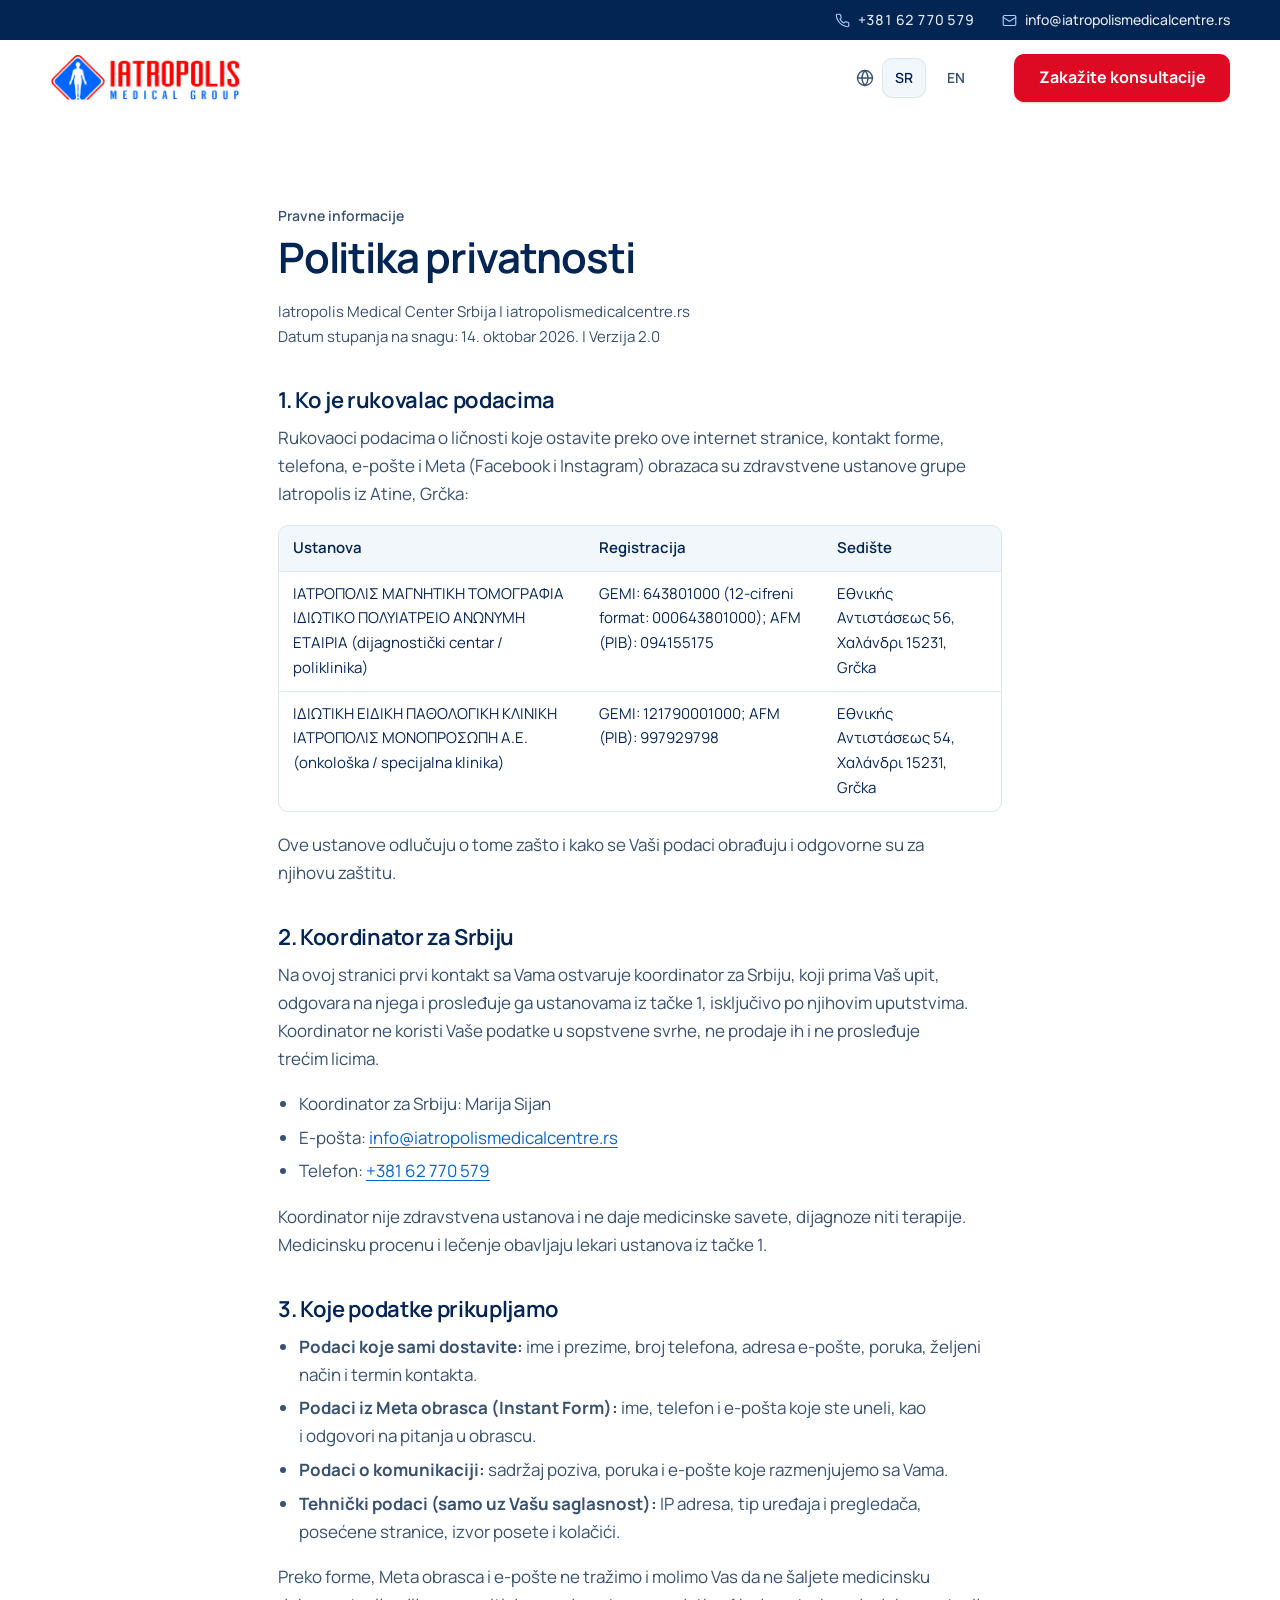
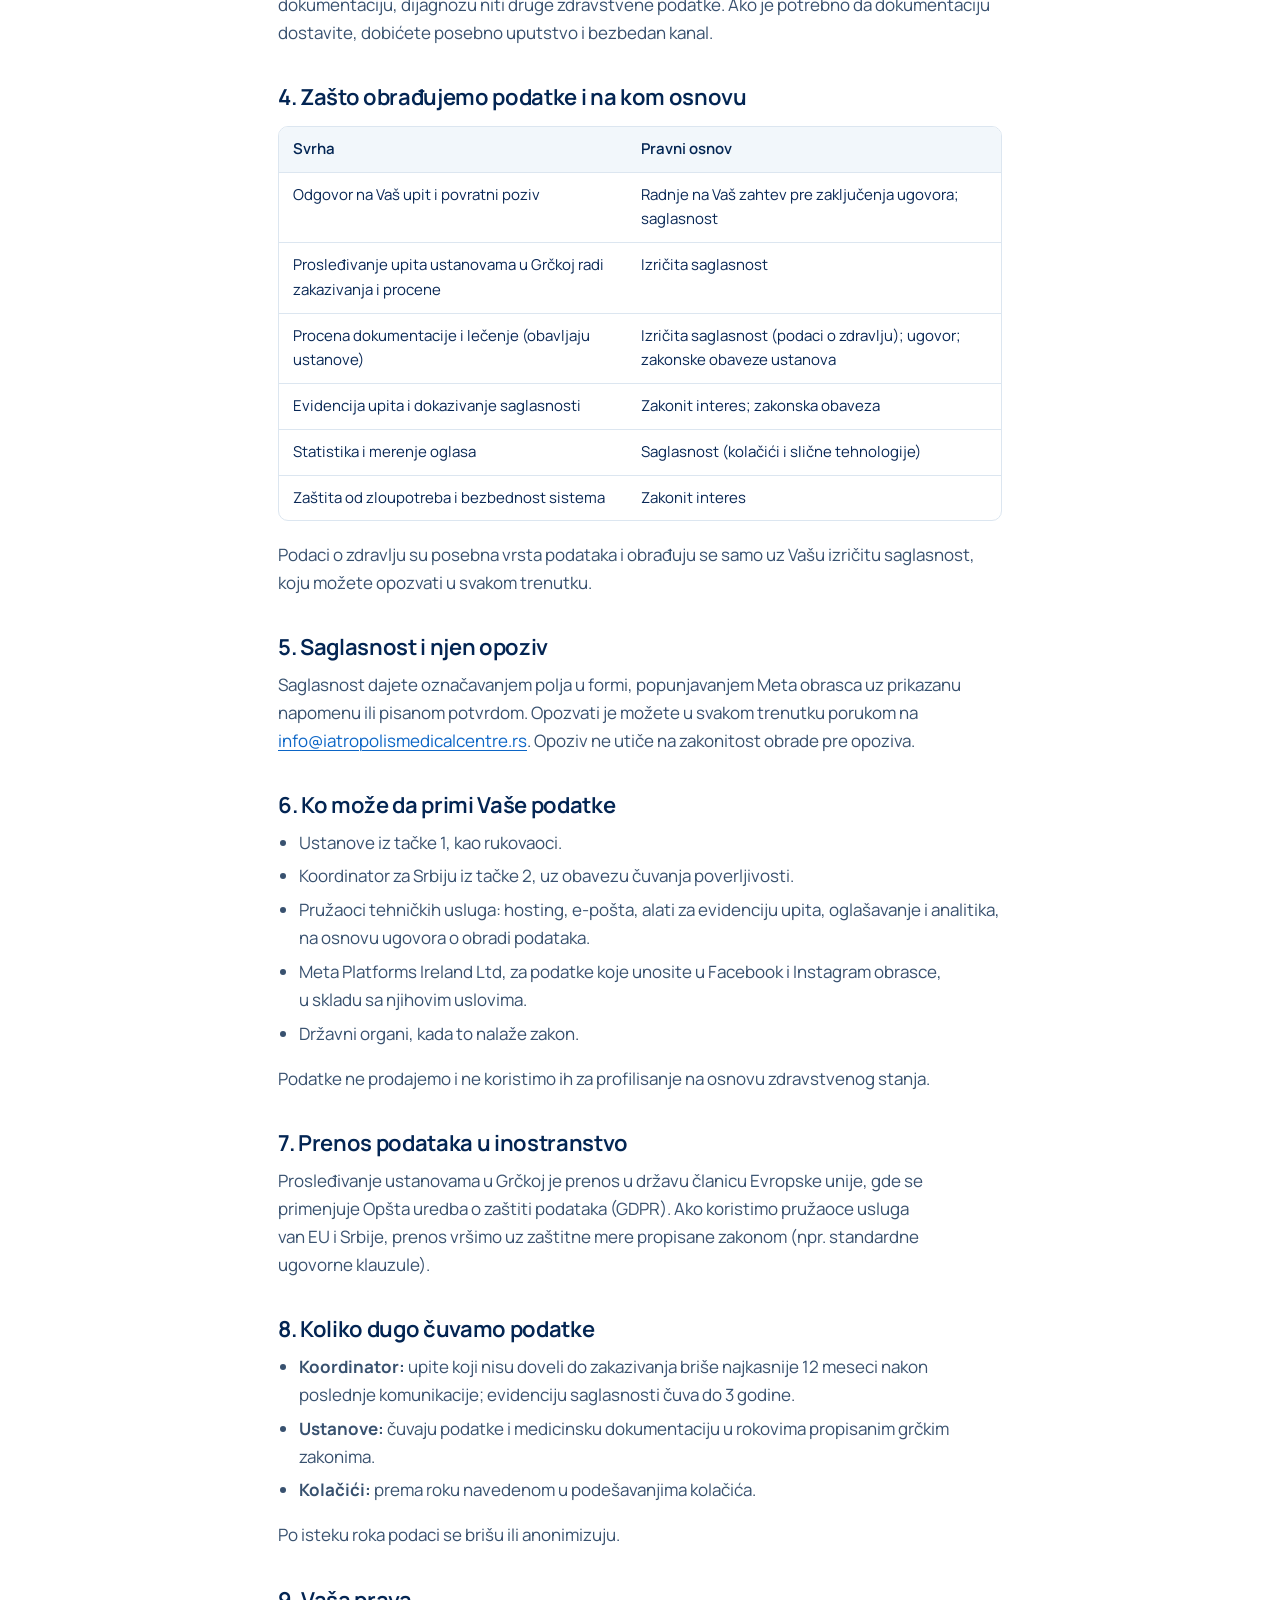
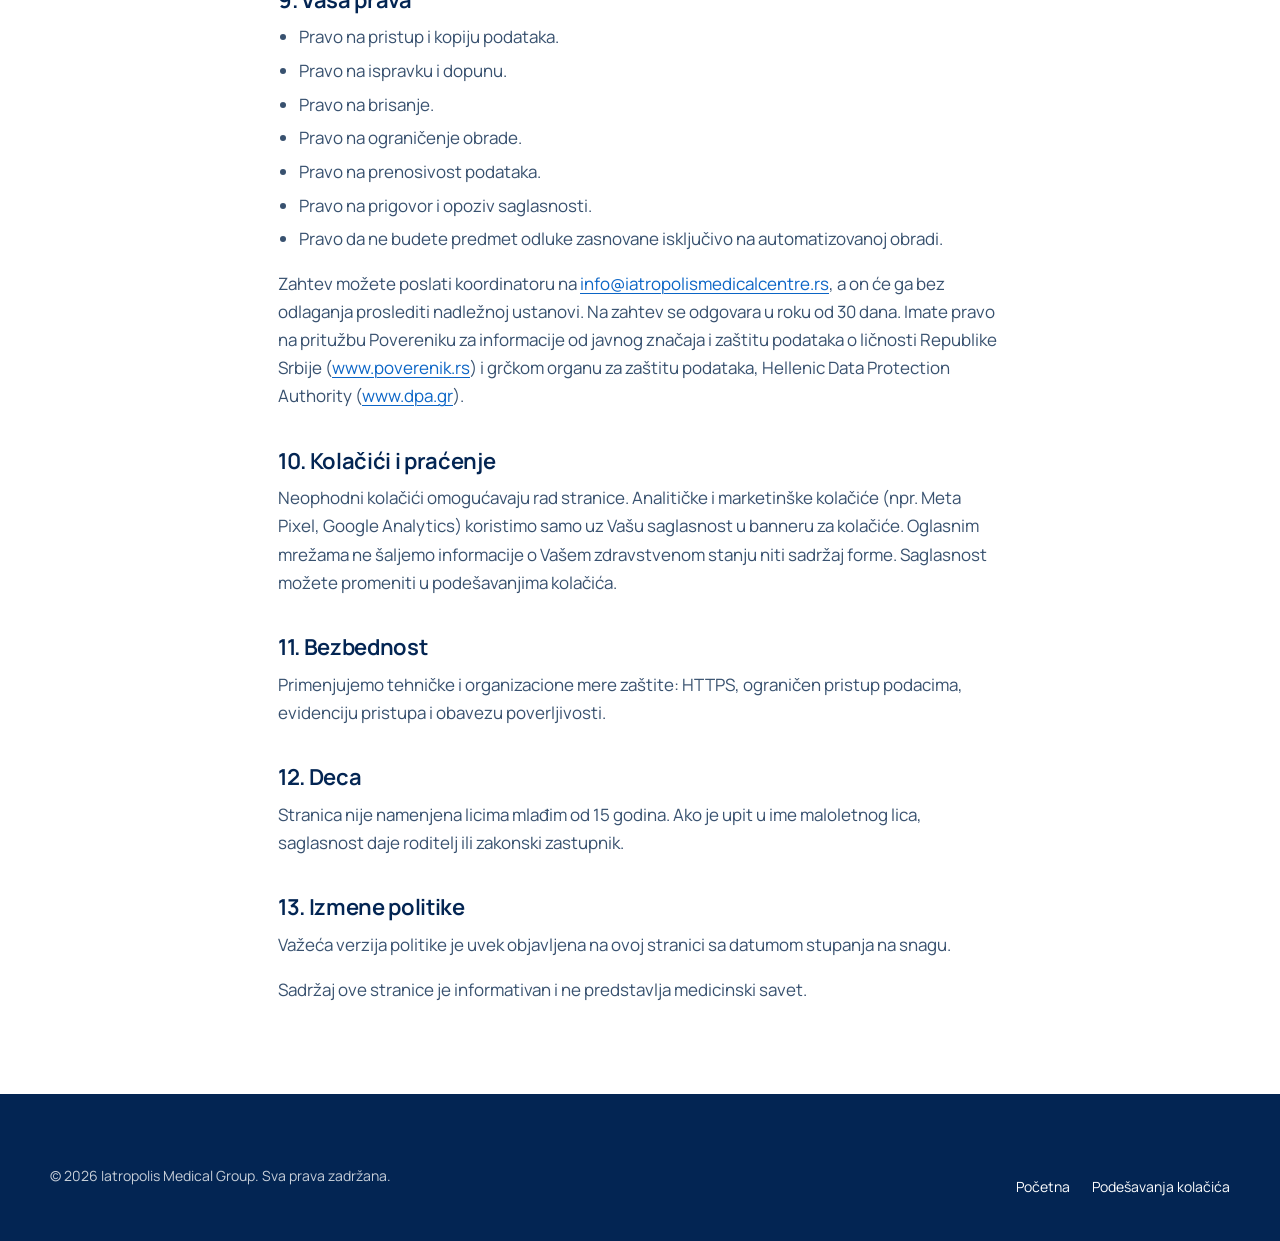
<file: public_html/politika-privatnosti/index.html>
<!doctype html>
<html lang="sr-Latn-RS" data-i18n-page="pp.meta">
<head>
  <meta charset="utf-8">
  <meta name="viewport" content="width=device-width, initial-scale=1">
  <title>Politika privatnosti | Iatropolis Medical Group</title>
  <meta name="description" content="Kako Iatropolis i koordinator za Srbiju obrađuju i štite podatke o ličnosti koje ostavite preko sajta, telefona, e-pošte i Meta obrazaca.">
  <meta name="robots" content="noindex, nofollow"> <!-- PREGLED: ukloniti pri objavi -->
  <link rel="canonical" href="https://iatropolismedicalcentre.rs/politika-privatnosti/">
  <meta name="theme-color" content="#002A59">
  <link rel="icon" href="../favicon.ico" sizes="any">
  <link rel="icon" href="../favicon-32.png" type="image/png" sizes="32x32">
  <link rel="apple-touch-icon" href="../apple-touch-icon.png">
  <link rel="preload" href="../assets/fonts/manrope-latin.woff2" as="font" type="font/woff2" crossorigin>
  <link rel="stylesheet" href="../css/style.css?v=21">
  <script>document.documentElement.classList.add('js');</script>
</head>
<body>
  <a class="skip-link" href="#sadrzaj" data-i18n="skip">Preskoči na sadržaj</a>

  <aside class="topbar" aria-label="Kontakt" data-i18n-attr="aria-label:topbar.label">
    <div class="container topbar__inner">
      <a class="topbar__link" href="tel:+38162770579">
        <svg class="ico" viewBox="0 0 24 24" aria-hidden="true"><path d="M22 16.92v3a2 2 0 0 1-2.18 2 19.79 19.79 0 0 1-8.63-3.07 19.5 19.5 0 0 1-6-6 19.79 19.79 0 0 1-3.07-8.67A2 2 0 0 1 4.11 2h3a2 2 0 0 1 2 1.72 12.84 12.84 0 0 0 .7 2.81 2 2 0 0 1-.45 2.11L8.09 9.91a16 16 0 0 0 6 6l1.27-1.27a2 2 0 0 1 2.11-.45 12.84 12.84 0 0 0 2.81.7A2 2 0 0 1 22 16.92z"/></svg>
        +381&nbsp;62&nbsp;770&nbsp;579
      </a>
      <a class="topbar__link" href="mailto:info@iatropolismedicalcentre.rs">
        <svg class="ico" viewBox="0 0 24 24" aria-hidden="true"><rect width="20" height="16" x="2" y="4" rx="2"/><path d="m22 7-8.97 5.7a1.94 1.94 0 0 1-2.06 0L2 7"/></svg>
        <span class="topbar__email">info@iatropolismedicalcentre.rs</span>
      </a>
    </div>
  </aside>

  <header class="site-header" data-header>
    <div class="container site-header__inner">
      <a class="brand" href="../" aria-label="Iatropolis Medical Group – početna" data-i18n-attr="aria-label:brand.home">
        <picture>
          <source srcset="../assets/img/logo.webp" type="image/webp">
          <img src="../assets/img/logo.png" alt="Iatropolis Medical Group" width="792" height="192">
        </picture>
      </a>
      <div class="lang-switch lang-switch--end" role="group" aria-label="Jezik" data-i18n-attr="aria-label:lang.group">
        <svg class="ico" viewBox="0 0 24 24" aria-hidden="true"><circle cx="12" cy="12" r="10"/><path d="M12 2a14.5 14.5 0 0 0 0 20 14.5 14.5 0 0 0 0-20"/><path d="M2 12h20"/></svg>
        <button type="button" class="lang-switch__btn is-active" data-lang="sr" aria-pressed="true" lang="sr-Latn">SR</button>
        <button type="button" class="lang-switch__btn" data-lang="en" aria-pressed="false" lang="en">EN</button>
      </div>
      <a class="btn btn--primary header-back" href="../#kontakt" data-i18n="cta.book">Zakažite konsultacije</a>
    </div>
  </header>

  <main id="sadrzaj" class="section">
    <article class="container legal">
      <p class="eyebrow" data-i18n="pp.eyebrow">Pravne informacije</p>
      <h1>Politika privatnosti</h1>
      <p class="legal__notice" data-i18n="pp.notice"></p>
      <p class="legal__meta">Iatropolis Medical Center Srbija | iatropolismedicalcentre.rs<br>Datum stupanja na snagu: 14. oktobar 2026. | Verzija 2.0</p>

      <h2 id="rukovalac">1. Ko je rukovalac podacima</h2>
      <p>Rukovaoci podacima o&nbsp;ličnosti koje ostavite preko ove internet stranice, kontakt forme, telefona, e-pošte i&nbsp;Meta (Facebook i&nbsp;Instagram) obrazaca su zdravstvene ustanove grupe Iatropolis iz Atine, Grčka:</p>
      <div class="legal__table-wrap">
        <table>
          <thead>
            <tr><th scope="col">Ustanova</th><th scope="col">Registracija</th><th scope="col">Sedište</th></tr>
          </thead>
          <tbody>
            <tr>
              <td lang="el">ΙΑΤΡΟΠΟΛΙΣ ΜΑΓΝΗΤΙΚΗ ΤΟΜΟΓΡΑΦΙΑ ΙΔΙΩΤΙΚΟ ΠΟΛΥΙΑΤΡΕΙΟ ΑΝΩΝΥΜΗ ΕΤΑΙΡΙΑ <span lang="sr-Latn">(dijagnostički centar / poliklinika)</span></td>
              <td>GEMI: 643801000 (12-cifreni format: 000643801000); AFM (PIB): 094155175</td>
              <td lang="el">Εθνικής Αντιστάσεως 56, Χαλάνδρι 15231, <span lang="sr-Latn">Grčka</span></td>
            </tr>
            <tr>
              <td lang="el">ΙΔΙΩΤΙΚΗ ΕΙΔΙΚΗ ΠΑΘΟΛΟΓΙΚΗ ΚΛΙΝΙΚΗ ΙΑΤΡΟΠΟΛΙΣ ΜΟΝΟΠΡΟΣΩΠΗ Α.Ε. <span lang="sr-Latn">(onkološka / specijalna klinika)</span></td>
              <td>GEMI: 121790001000; AFM (PIB): 997929798</td>
              <td lang="el">Εθνικής Αντιστάσεως 54, Χαλάνδρι 15231, <span lang="sr-Latn">Grčka</span></td>
            </tr>
          </tbody>
        </table>
      </div>
      <p>Ove ustanove odlučuju o&nbsp;tome zašto i&nbsp;kako se Vaši podaci obrađuju i&nbsp;odgovorne su za njihovu zaštitu.</p>

      <h2 id="koordinator">2. Koordinator za Srbiju</h2>
      <p>Na ovoj stranici prvi kontakt sa Vama ostvaruje koordinator za Srbiju, koji prima Vaš upit, odgovara na njega i&nbsp;prosleđuje ga ustanovama iz tačke 1, isključivo po njihovim uputstvima. Koordinator ne koristi Vaše podatke u&nbsp;sopstvene svrhe, ne prodaje ih i&nbsp;ne prosleđuje trećim licima.</p>
      <ul>
        <li>Koordinator za Srbiju: Marija Sijan</li>
        <li>E-pošta: <a href="mailto:info@iatropolismedicalcentre.rs">info@iatropolismedicalcentre.rs</a></li>
        <li>Telefon: <a href="tel:+38162770579">+381&nbsp;62&nbsp;770&nbsp;579</a></li>
      </ul>
      <p>Koordinator nije zdravstvena ustanova i&nbsp;ne daje medicinske savete, dijagnoze niti terapije. Medicinsku procenu i&nbsp;lečenje obavljaju lekari ustanova iz tačke 1.</p>

      <h2 id="podaci">3. Koje podatke prikupljamo</h2>
      <ul>
        <li><strong>Podaci koje sami dostavite:</strong> ime i&nbsp;prezime, broj telefona, adresa e-pošte, poruka, željeni način i&nbsp;termin kontakta.</li>
        <li><strong>Podaci iz Meta obrasca (Instant Form):</strong> ime, telefon i&nbsp;e-pošta koje ste uneli, kao i&nbsp;odgovori na pitanja u&nbsp;obrascu.</li>
        <li><strong>Podaci o&nbsp;komunikaciji:</strong> sadržaj poziva, poruka i&nbsp;e-pošte koje razmenjujemo sa Vama.</li>
        <li><strong>Tehnički podaci (samo uz Vašu saglasnost):</strong> IP adresa, tip uređaja i&nbsp;pregledača, posećene stranice, izvor posete i&nbsp;kolačići.</li>
      </ul>
      <p>Preko forme, Meta obrasca i&nbsp;e-pošte ne tražimo i&nbsp;molimo Vas da ne šaljete medicinsku dokumentaciju, dijagnozu niti druge zdravstvene podatke. Ako je potrebno da dokumentaciju dostavite, dobićete posebno uputstvo i&nbsp;bezbedan kanal.</p>

      <h2 id="svrha">4. Zašto obrađujemo podatke i&nbsp;na kom osnovu</h2>
      <div class="legal__table-wrap">
        <table>
          <thead>
            <tr><th scope="col">Svrha</th><th scope="col">Pravni osnov</th></tr>
          </thead>
          <tbody>
            <tr><td>Odgovor na Vaš upit i&nbsp;povratni poziv</td><td>Radnje na Vaš zahtev pre zaključenja ugovora; saglasnost</td></tr>
            <tr><td>Prosleđivanje upita ustanovama u&nbsp;Grčkoj radi zakazivanja i&nbsp;procene</td><td>Izričita saglasnost</td></tr>
            <tr><td>Procena dokumentacije i&nbsp;lečenje (obavljaju ustanove)</td><td>Izričita saglasnost (podaci o&nbsp;zdravlju); ugovor; zakonske obaveze ustanova</td></tr>
            <tr><td>Evidencija upita i&nbsp;dokazivanje saglasnosti</td><td>Zakonit interes; zakonska obaveza</td></tr>
            <tr><td>Statistika i&nbsp;merenje oglasa</td><td>Saglasnost (kolačići i&nbsp;slične tehnologije)</td></tr>
            <tr><td>Zaštita od zloupotreba i&nbsp;bezbednost sistema</td><td>Zakonit interes</td></tr>
          </tbody>
        </table>
      </div>
      <p>Podaci o&nbsp;zdravlju su posebna vrsta podataka i&nbsp;obrađuju se samo uz Vašu izričitu saglasnost, koju možete opozvati u&nbsp;svakom trenutku.</p>

      <h2 id="saglasnost">5. Saglasnost i&nbsp;njen opoziv</h2>
      <p>Saglasnost dajete označavanjem polja u&nbsp;formi, popunjavanjem Meta obrasca uz prikazanu napomenu ili pisanom potvrdom. Opozvati je možete u&nbsp;svakom trenutku porukom na <a href="mailto:info@iatropolismedicalcentre.rs">info@iatropolismedicalcentre.rs</a>. Opoziv ne utiče na zakonitost obrade pre opoziva.</p>

      <h2 id="primaoci">6. Ko može da primi Vaše podatke</h2>
      <ul>
        <li>Ustanove iz tačke 1, kao rukovaoci.</li>
        <li>Koordinator za Srbiju iz tačke 2, uz obavezu čuvanja poverljivosti.</li>
        <li>Pružaoci tehničkih usluga: hosting, e-pošta, alati za evidenciju upita, oglašavanje i&nbsp;analitika, na osnovu ugovora o&nbsp;obradi podataka.</li>
        <li>Meta Platforms Ireland Ltd, za podatke koje unosite u&nbsp;Facebook i&nbsp;Instagram obrasce, u&nbsp;skladu sa njihovim uslovima.</li>
        <li>Državni organi, kada to nalaže zakon.</li>
      </ul>
      <p>Podatke ne prodajemo i&nbsp;ne koristimo ih za profilisanje na osnovu zdravstvenog stanja.</p>

      <h2 id="prenos">7. Prenos podataka u&nbsp;inostranstvo</h2>
      <p>Prosleđivanje ustanovama u&nbsp;Grčkoj je prenos u&nbsp;državu članicu Evropske unije, gde se primenjuje Opšta uredba o&nbsp;zaštiti podataka (GDPR). Ako koristimo pružaoce usluga van EU i&nbsp;Srbije, prenos vršimo uz zaštitne mere propisane zakonom (npr. standardne ugovorne klauzule).</p>

      <h2 id="cuvanje">8. Koliko dugo čuvamo podatke</h2>
      <ul>
        <li><strong>Koordinator:</strong> upite koji nisu doveli do zakazivanja briše najkasnije 12 meseci nakon poslednje komunikacije; evidenciju saglasnosti čuva do 3 godine.</li>
        <li><strong>Ustanove:</strong> čuvaju podatke i&nbsp;medicinsku dokumentaciju u&nbsp;rokovima propisanim grčkim zakonima.</li>
        <li><strong>Kolačići:</strong> prema roku navedenom u&nbsp;podešavanjima kolačića.</li>
      </ul>
      <p>Po isteku roka podaci se brišu ili anonimizuju.</p>

      <h2 id="prava">9. Vaša prava</h2>
      <ul>
        <li>Pravo na pristup i&nbsp;kopiju podataka.</li>
        <li>Pravo na ispravku i&nbsp;dopunu.</li>
        <li>Pravo na brisanje.</li>
        <li>Pravo na ograničenje obrade.</li>
        <li>Pravo na prenosivost podataka.</li>
        <li>Pravo na prigovor i&nbsp;opoziv saglasnosti.</li>
        <li>Pravo da ne budete predmet odluke zasnovane isključivo na automatizovanoj obradi.</li>
      </ul>
      <p>Zahtev možete poslati koordinatoru na <a href="mailto:info@iatropolismedicalcentre.rs">info@iatropolismedicalcentre.rs</a>, a&nbsp;on će ga bez odlaganja proslediti nadležnoj ustanovi. Na zahtev se odgovara u&nbsp;roku od 30 dana. Imate pravo na pritužbu Povereniku za informacije od javnog značaja i&nbsp;zaštitu podataka o&nbsp;ličnosti Republike Srbije (<a href="https://www.poverenik.rs" rel="noopener" target="_blank">www.poverenik.rs</a>) i&nbsp;grčkom organu za zaštitu podataka, Hellenic Data Protection Authority (<a href="https://www.dpa.gr" rel="noopener" target="_blank">www.dpa.gr</a>).</p>

      <h2 id="kolacici">10. Kolačići i&nbsp;praćenje</h2>
      <p>Neophodni kolačići omogućavaju rad stranice. Analitičke i&nbsp;marketinške kolačiće (npr. Meta Pixel, Google Analytics) koristimo samo uz Vašu saglasnost u&nbsp;banneru za kolačiće. Oglasnim mrežama ne šaljemo informacije o&nbsp;Vašem zdravstvenom stanju niti sadržaj forme. Saglasnost možete promeniti u&nbsp;podešavanjima kolačića.</p>
      <p><button type="button" class="link-button" data-cookie-settings hidden>Otvori podešavanja kolačića</button></p>

      <h2 id="bezbednost">11. Bezbednost</h2>
      <p>Primenjujemo tehničke i&nbsp;organizacione mere zaštite: HTTPS, ograničen pristup podacima, evidenciju pristupa i&nbsp;obavezu poverljivosti.</p>

      <h2 id="deca">12. Deca</h2>
      <p>Stranica nije namenjena licima mlađim od 15 godina. Ako je upit u&nbsp;ime maloletnog lica, saglasnost daje roditelj ili zakonski zastupnik.</p>

      <h2 id="izmene">13. Izmene politike</h2>
      <p>Važeća verzija politike je uvek objavljena na ovoj stranici sa datumom stupanja na snagu.</p>
      <p>Sadržaj ove stranice je informativan i&nbsp;ne predstavlja medicinski savet.</p>
    </article>
  </main>

  <footer class="site-footer">
    <div class="container site-footer__bottom">
      <p>© <span data-year>2026</span> Iatropolis Medical Group. <span data-i18n="footer.rights">Sva prava zadržana.</span></p>
      <ul class="footer-legal">
        <li><a href="../" data-i18n="footer.home">Početna</a></li>
        <li><button type="button" class="link-button" data-cookie-settings data-i18n="footer.cookies" hidden>Podešavanja kolačića</button></li>
      </ul>
    </div>
  </footer>

  <script src="../js/i18n.js?v=5" defer></script>
  <script src="../js/main.js?v=10" defer></script>
</body>
</html>
</file>
<file: public_html/css/style.css>
/* ==========================================================================
   Iatropolis Medical Group – landing stranica
   Boje i font su rekonstrukcija iz finalnog mockupa (nema izvornog Figma fajla).
   ========================================================================== */

/* ---------- Font (Manrope, self-hosted, SIL OFL) ---------- */
@font-face {
  font-family: "Manrope";
  font-style: normal;
  font-weight: 200 800;
  font-display: swap;
  src: url("../assets/fonts/manrope-latin-ext.woff2") format("woff2");
  unicode-range: U+0100-02BA, U+02BD-02C5, U+02C7-02CC, U+02CE-02D7, U+02DD-02FF, U+0304, U+0308, U+0329, U+1D00-1DBF, U+1E00-1E9F, U+1EF2-1EFF, U+2020, U+20A0-20AB, U+20AD-20C4, U+2113, U+2C60-2C7F, U+A720-A7FF;
}
@font-face {
  font-family: "Manrope";
  font-style: normal;
  font-weight: 200 800;
  font-display: swap;
  src: url("../assets/fonts/manrope-latin.woff2") format("woff2");
  unicode-range: U+0000-00FF, U+0131, U+0152-0153, U+02BB-02BC, U+02C6, U+02DA, U+02DC, U+0304, U+0308, U+0329, U+2000-206F, U+20AC, U+2122, U+2191, U+2193, U+2212, U+2215, U+FEFF, U+FFFD;
}
@font-face {
  font-family: "Manrope";
  font-style: normal;
  font-weight: 200 800;
  font-display: swap;
  src: url("../assets/fonts/manrope-greek.woff2") format("woff2");
  unicode-range: U+0370-0377, U+037A-037F, U+0384-038A, U+038C, U+038E-03A1, U+03A3-03FF;
}

/* ---------- Tokeni ---------- */
:root {
  --font: "Manrope", "Inter", "Segoe UI", Arial, sans-serif;

  --navy: #002A59;
  --navy-dark: #032553;
  --blue: #0679E8;          /* ikonice, ivice, akcenti */
  --blue-text: #0B65C6;     /* plavi tekst – tamniji zbog WCAG AA kontrasta */
  --red: #DE0923;
  --red-hover: #BF071D;
  --white: #FFFFFF;
  --bg-pale: #F2F7FB;
  --text: #082755;
  --text-secondary: #38516F;
  --border: #DCE6F0;
  --border-input: #7F93AD;   /* ≥3:1 prema beloj (WCAG 1.4.11) */
  --placeholder: #5E7290;    /* ≥4.5:1 prema beloj */
  --error: #B00720;
  --error-bg: #FDECEE;
  --error-text: #8A0618;
  --on-navy-accent: #A9CFFF;
  --on-navy-muted: rgba(255, 255, 255, .62);
  --selection: rgba(6, 121, 232, .18);
  --navy-hover: #0B3A6E;
  --route-line: #B9CDE3;
  --on-navy-text: rgba(255, 255, 255, .74);
  --on-navy-line: rgba(255, 255, 255, .16);

  /* Tipografija: jedna porodica (Manrope, varijabilni 200-800), uloge umesto vrednosti */
  --fs-caption: .875rem;                                   /* 14 napomene, pravne sitnice */
  --fs-small: .9375rem;                                    /* 15 kartice, liste, meni */
  --fs-body: 1.0625rem;                                    /* 17 tekst */
  --fs-lead: 1.1875rem;                                    /* 19 uvod ispod naslova sekcije */
  --fs-title: 1.0625rem;                                   /* 17 naslov kartice/koraka (razlika debljinom i bojom) */
  --fs-h3: clamp(1.625rem, 1.2rem + 1.3vw, 2.125rem);      /* 26-34 */
  --fs-h2: clamp(1.875rem, 1.3rem + 2vw, 2.625rem);        /* 30-42 */
  --fs-h1: clamp(2.375rem, 1.4rem + 3.2vw, 3.75rem);       /* 38-60 */
  --fw-regular: 400;
  --fw-medium: 500;
  --fw-semibold: 600;
  --fw-heading: 650;
  --fw-bold: 700;

  --container: 1180px;
  --pad: 48px;
  --space-section: clamp(56px, 7vw, 104px);   /* isti vertikalni ritam za sve sekcije */
  --header-h: 76px;
  --radius-sm: 10px;   /* dugmad, polja, pločice, mali elementi */
  --radius-md: 14px;   /* kartice, paneli */
  --radius-lg: 20px;   /* slike i veliki blokovi */
  --radius-card: var(--radius-md);
  --radius-image: var(--radius-lg);
  --shadow-card: 0 2px 4px rgba(0, 42, 89, .04), 0 12px 24px -14px rgba(0, 42, 89, .28);
  --shadow-hairline: 0 1px 2px rgba(0, 42, 89, .05);
  --ease-out: cubic-bezier(.2, .7, .2, 1);
  --ease-standard: cubic-bezier(.22, .61, .36, 1);
  --duration-slow: .6s;
}
@media (max-width: 1024px) { :root { --pad: 28px; } }
@media (max-width: 768px)  { :root { --pad: 18px; --header-h: 64px; } }

/* ---------- Osnova ---------- */
*, *::before, *::after { box-sizing: border-box; }
html {
  scroll-behavior: smooth;
  scroll-padding-top: calc(var(--header-h) + 12px);
  -webkit-text-size-adjust: 100%;
}
body {
  margin: 0;
  font-family: var(--font);
  font-size: var(--fs-body);
  line-height: 1.65;
  font-synthesis: none;
  font-kerning: normal;
  color: var(--text);
  background: var(--white);
  -webkit-font-smoothing: antialiased;
  text-rendering: optimizeLegibility;
}
img { display: block; max-width: 100%; height: auto; }
a { color: var(--blue-text); text-underline-offset: .18em; text-decoration-thickness: 1px; }
::selection { background: var(--selection); color: var(--navy-dark); }
input, textarea { caret-color: var(--blue); }
html { accent-color: var(--blue); scrollbar-color: #B9CDE3 transparent; }
h1, h2, h3 {
  margin: 0 0 .5em;
  color: var(--navy-dark);
  font-weight: var(--fw-heading);
  line-height: 1.12;
  letter-spacing: -.022em;
  text-wrap: balance;
}
h1 { font-size: var(--fs-h1); line-height: 1.06; letter-spacing: -.028em; }
h2 { font-size: var(--fs-h2); }
p { margin: 0 0 1em; text-wrap: pretty; }
p:last-child { margin-bottom: 0; }
ul, ol { margin: 0; padding: 0; }
:focus-visible { outline: 3px solid var(--blue); outline-offset: 3px; border-radius: 4px; }

.container {
  width: 100%;
  max-width: calc(var(--container) + 2 * var(--pad));
  margin-inline: auto;
  padding-inline: var(--pad);
}
.section { padding-block: var(--space-section); }

.visually-hidden {
  position: absolute !important;
  width: 1px; height: 1px;
  padding: 0; margin: -1px;
  overflow: hidden; clip: rect(0 0 0 0);
  white-space: nowrap; border: 0;
}
.skip-link {
  position: absolute; left: 16px; top: -100px; z-index: 100;
  padding: 10px 16px; border-radius: var(--radius-sm);
  background: var(--navy); color: #fff; font-weight: var(--fw-bold); text-decoration: none;
}
.skip-link:focus { top: 12px; }

/* Natpis iznad naslova: recenicni stil, bez verzala */
.eyebrow {
  margin-bottom: .6rem;
  font-size: var(--fs-caption);
  font-weight: var(--fw-semibold);
  line-height: 1.4;
  color: var(--blue-text);
}
.eyebrow--light { color: var(--on-navy-accent); }

.ico {
  width: 1.25em; height: 1.25em;
  flex: none;
  fill: none;
  stroke: currentColor;
  stroke-width: 1.8;
  stroke-linecap: round;
  stroke-linejoin: round;
}

/* ---------- Dugmad i linkovi ---------- */
.btn {
  display: inline-flex;
  align-items: center;
  justify-content: center;
  gap: .5rem;
  min-height: 48px;
  padding: 0 1.4rem;
  border: 2px solid transparent;
  border-radius: var(--radius-sm);
  font: inherit;
  font-size: 1rem;
  font-weight: var(--fw-bold);
  line-height: 1.2;
  text-decoration: none;
  white-space: nowrap;
  cursor: pointer;
  transition: background-color .2s, border-color .2s, color .2s, box-shadow .2s, transform .2s var(--ease-out);
}
.btn:active { transform: translateY(1px); }
/* Crvena je rezervisana za glavnu akciju (Zakažite konsultacije / Pošaljite zahtev). */
.btn--primary {
  background: var(--red);
  color: #fff;
  box-shadow: 0 1px 2px rgba(60, 0, 8, .2);
}
.btn--primary:hover { background: var(--red-hover); }
.btn--outline {
  background: #fff;
  color: var(--navy-dark);
  border-color: var(--blue);
}
.btn--navy { background: var(--navy); color: #fff; }
.btn--navy:hover { background: var(--navy-hover); }
.btn--outline .ico { color: var(--blue); }
.btn--outline:hover { background: var(--bg-pale); }
.btn--lg { min-height: 54px; padding: 0 1.6rem; font-size: var(--fs-body); }
.btn--block { width: 100%; }
.btn .ico { width: 1.1em; height: 1.1em; stroke-width: 2.4; }
.btn[aria-busy="true"] { opacity: .7; pointer-events: none; }

/* ---------- Dugme sa strelicom koja menja stranu (kao na sajtu Žitopromet) ----------
   Tekst i čip sa strelicom zamene strane na hover: zbir levog i desnog razmaka
   je uvek isti, pa se širina dugmeta ne menja – samo raspored. Strelica se okrene za 45°. */
.btn--reveal {
  position: relative;
  overflow: hidden;
  gap: 0;
  padding: 4px 62px 4px 26px;
  transition: padding var(--duration-slow) var(--ease-standard), background-color .2s, box-shadow .2s;
}
.btn--reveal .btn__label { position: relative; z-index: 1; }
.btn__chip {
  position: absolute;
  top: 50%;
  right: 4px;
  display: grid;
  place-items: center;
  width: 44px;
  height: calc(100% - 8px);
  max-height: 46px;
  border-radius: 6px;
  background: #fff;
  transform: translateY(-50%);
  transition: right var(--duration-slow) var(--ease-standard);
}
.btn--primary .btn__chip { color: var(--red); }
.btn--navy .btn__chip { color: var(--navy); }
.btn__chip .ico { width: 18px; height: 18px; stroke-width: 2.2; transition: transform var(--duration-slow) var(--ease-standard); }
@media (hover: hover) {
  .btn--reveal:hover { padding: 4px 26px 4px 62px; }
  .btn--reveal:hover .btn__chip { right: calc(100% - 48px); }
  .btn--reveal:hover .btn__chip .ico { transform: rotate(45deg); }
  /* puna širina (dugme forme): čip ostaje desno, samo se strelica okrene */
  .btn--reveal.btn--block:hover { padding: 4px 62px 4px 26px; }
  .btn--reveal.btn--block:hover .btn__chip { right: 4px; }
}
.btn--reveal:active { transform: none; }

/* „Saznajte više“: isti pokret, bez pozadine */
.link-arrow {
  position: relative;
  display: inline-flex;
  align-items: center;
  overflow: hidden;
  margin-top: .4rem;
  padding: 2px 24px 2px 0;
  font-weight: var(--fw-bold);
  text-decoration: none;
  color: var(--blue-text);
  transition: padding var(--duration-slow) var(--ease-standard);
}
.link-arrow .ico {
  position: absolute;
  top: 50%;
  right: 3px;
  width: 16px; height: 16px;
  stroke-width: 2.4;
  transform: translateY(-50%);
  transition: right var(--duration-slow) var(--ease-standard), transform var(--duration-slow) var(--ease-standard);
}
@media (hover: hover) {
  .link-arrow:hover { padding: 2px 0 2px 24px; }
  .link-arrow:hover .ico { right: calc(100% - 19px); transform: translateY(-50%) rotate(45deg); }
}

.link-button {
  padding: 0;
  border: 0;
  background: none;
  font: inherit;
  color: inherit;
  text-decoration: underline;
  cursor: pointer;
}

/* ---------- Header ---------- */
.site-header {
  position: sticky;
  top: 0;
  z-index: 50;
  background: rgba(255, 255, 255, .96);
  -webkit-backdrop-filter: saturate(1.4) blur(10px);
  backdrop-filter: saturate(1.4) blur(10px);
  transition: box-shadow .25s;
}
.site-header[data-scrolled] { box-shadow: 0 8px 24px -16px rgba(0, 42, 89, .45); }
.site-header__inner {
  display: flex;
  align-items: center;
  gap: 2rem;
  height: var(--header-h);
}
.brand { flex: none; display: block; }
.brand img { width: auto; height: 46px; }

.site-nav { margin-inline: auto; }
.site-nav ul { display: flex; gap: 2.25rem; list-style: none; }
.site-nav a:not(.btn) {
  position: relative;
  padding-block: .4rem;
  font-size: var(--fs-small);
  font-weight: var(--fw-semibold);
  color: var(--navy-dark);
  text-decoration: none;
}
.site-nav ul a::after {
  content: "";
  position: absolute; left: 0; right: 0; bottom: 0;
  height: 2px; border-radius: 2px;
  background: var(--blue);
  transform: scaleX(0);
  transition: transform .25s var(--ease-out);
}
.site-nav ul a:hover::after,
.site-nav ul a[aria-current="true"]::after { transform: scaleX(1); }
.site-nav__cta, .site-nav__phone { display: none !important; }

.menu-toggle {
  display: none;
  margin-left: auto;
  width: 46px; height: 46px;
  place-items: center;
  border: 1px solid var(--border);
  border-radius: var(--radius-sm);
  background: #fff;
  color: var(--navy-dark);
  cursor: pointer;
}
.menu-toggle .ico { width: 24px; height: 24px; grid-area: 1 / 1; }
.menu-toggle .ico--close { display: none; }
.menu-toggle[aria-expanded="true"] .ico--open { display: none; }
.menu-toggle[aria-expanded="true"] .ico--close { display: block; }

/* ---------- Izbor jezika (SR / EN) ---------- */
.lang-switch {
  display: flex;
  align-items: center;
  gap: 8px;
  padding-left: 20px;
  border-left: 1px solid var(--border);
}
.lang-switch > .ico { width: 18px; height: 18px; color: var(--text-secondary); }
.lang-switch__btn {
  min-width: 44px;
  min-height: 40px;
  padding: 0 10px;
  border: 0;
  border-radius: var(--radius-sm);
  background: transparent;
  font: inherit;
  font-size: var(--fs-caption);
  font-weight: var(--fw-semibold);
  letter-spacing: .02em;
  color: var(--text-secondary);
  cursor: pointer;
  transition: background-color .2s, color .2s;
}
.lang-switch__btn:hover { color: var(--navy-dark); background: var(--bg-pale); }
.lang-switch__btn.is-active { color: var(--navy-dark); background: var(--bg-pale); box-shadow: inset 0 0 0 1px var(--border); }
.site-header__inner > .lang-switch + .btn { margin-left: 4px; }

/* ---------- Mobilni meni: teget panel koji lebdi ispod headera (do 1080 px header ne staje u jedan red) ---------- */
@media (max-width: 1080px) {
  .site-header__cta { display: none; }
  .menu-toggle { display: grid; margin-left: 0; }
  .brand img { height: 40px; }
  .lang-switch { margin-left: auto; padding-left: 0; border-left: 0; gap: 4px; }
  .lang-switch__btn { min-height: 44px; }

  .site-nav {
    position: fixed;
    top: calc(var(--header-h) + 8px);
    left: max(12px, calc(var(--pad) - 6px));
    right: max(12px, calc(var(--pad) - 6px));
    max-height: calc(100dvh - var(--header-h) - 24px);
    overflow-y: auto;
    padding: 10px;
    border: 1px solid rgba(255, 255, 255, .12);
    border-radius: var(--radius-md);
    background: var(--navy);
    box-shadow: 0 28px 56px -24px rgba(0, 20, 50, .6);
    opacity: 0;
    visibility: hidden;
    transform: translateY(-8px);
    transition: opacity .2s, transform .25s var(--ease-out), visibility 0s .25s;
  }
  .site-nav[data-open] {
    opacity: 1;
    visibility: visible;
    transform: none;
    transition: opacity .2s, transform .25s var(--ease-out);
  }
  .site-nav ul { flex-direction: column; gap: 2px; }
  .site-nav ul a {
    display: block;
    padding: 14px !important;
    border-radius: var(--radius-sm);
    font-size: var(--fs-body) !important;
    font-weight: var(--fw-medium) !important;
    color: #fff !important;
  }
  .site-nav ul a:hover,
  .site-nav ul a[aria-current="true"] { background: rgba(255, 255, 255, .1); }
  .site-nav ul a::after { display: none; }
  .site-nav a:focus-visible { outline-color: var(--on-navy-accent); }
  .site-nav__cta { display: flex !important; width: 100%; margin-top: 10px; }
  .site-nav__phone {
    display: flex !important;
    align-items: center;
    justify-content: center;
    gap: .5rem;
    min-height: 48px;
    margin-top: 4px;
    font-weight: var(--fw-semibold) !important;
    font-size: var(--fs-body) !important;
    font-variant-numeric: tabular-nums;
    color: #fff !important;
  }
  .site-nav__phone .ico { color: var(--on-navy-accent); }
}
@media (max-width: 420px) {
  .lang-switch > .ico { display: none; }
  .lang-switch__btn { min-width: 40px; padding: 0 8px; }
  .site-header__inner { gap: 10px; }
}
@media (max-width: 768px) { .brand img { height: 36px; } }

/* ---------- Hero ---------- */
.hero {
  position: relative;
  display: flex;
  align-items: center;
  min-height: clamp(470px, 40vw, 600px);
  overflow: hidden;
  background: #fff;
}
.hero__media {
  position: absolute;
  top: 0; right: 0; bottom: 0;
  width: 60%;
}
.hero__media picture, .hero__media img { width: 100%; height: 100%; }
.hero__media img { object-fit: cover; object-position: 65% 40%; }
.hero__media::after {
  content: "";
  position: absolute;
  inset: 0;
  background: linear-gradient(90deg, #fff 0%, rgba(255, 255, 255, .82) 16%, rgba(255, 255, 255, 0) 52%);
}
.hero__inner { position: relative; z-index: 1; padding-block: 56px 64px; }
.hero__content { max-width: 600px; }
.hero h1 { margin-bottom: .45em; }
.hero__lead { max-width: 32em; font-size: var(--fs-lead); line-height: 1.55; color: var(--text-secondary); }
.hero__actions { display: flex; flex-wrap: wrap; gap: 12px; margin: 1.8rem 0 1.3rem; }
.hero__note {
  display: flex;
  align-items: center;
  gap: .6rem;
  font-size: var(--fs-small);
  font-weight: var(--fw-medium);
}
.hero__note .ico { width: 22px; height: 22px; color: var(--blue); }

@media (max-width: 960px) {
  .hero__media { width: 55%; opacity: .55; }
  .hero__media::after { background: linear-gradient(90deg, #fff 0%, rgba(255, 255, 255, .6) 40%, rgba(255, 255, 255, 0) 100%); }
}
@media (max-width: 768px) {
  .hero { display: block; min-height: 0; }
  .hero__media { position: relative; width: 100%; aspect-ratio: 16 / 9; opacity: 1; }
  .hero__media::after { background: linear-gradient(180deg, rgba(255, 255, 255, 0) 55%, #fff 100%); }
  .hero__inner { margin-top: -18px; padding-block: 0 40px; }
  .hero__lead { font-size: var(--fs-body); }
  .hero__actions { flex-direction: column; margin-top: 1.4rem; }
  .hero__actions .btn { width: 100%; }
  .hero__note { align-items: flex-start; }
}

/* ---------- Ukratko (traka ispod heroja) ---------- */
.facts { padding-block: 26px; background: var(--bg-pale); }
.facts__list {
  display: grid;
  grid-template-columns: repeat(4, minmax(0, 1fr));
  list-style: none;
}
.facts__list li {
  padding: 2px 24px;
  border-left: 1px solid var(--route-line);
  font-size: var(--fs-small);
  line-height: 1.5;
  color: var(--text-secondary);
}
.facts__list li:first-child { padding-left: 0; border-left: 0; }
.facts__list strong { display: block; margin-bottom: 2px; font-size: var(--fs-body); font-weight: var(--fw-semibold); color: var(--navy-dark); }
@media (max-width: 1024px) {
  .facts__list { grid-template-columns: repeat(2, minmax(0, 1fr)); row-gap: 18px; }
  .facts__list li:nth-child(odd) { padding-left: 0; border-left: 0; }
}
@media (max-width: 560px) {
  .facts { padding-block: 8px; }
  .facts__list { grid-template-columns: minmax(0, 1fr); row-gap: 0; }
  .facts__list li { padding: 14px 0; border-left: 0; border-top: 1px solid var(--route-line); }
  .facts__list li:first-child { border-top: 0; }
}

/* ---------- O nama ---------- */
.about__grid {
  display: grid;
  grid-template-columns: minmax(0, 1fr) minmax(0, 1fr);
  gap: 48px;
  align-items: center;
}
.about h2 { margin: 0; }
.about__text {
  padding-left: 48px;
  border-left: 1px solid var(--border);
  font-size: var(--fs-lead);
  line-height: 1.6;
  color: var(--text-secondary);
}
@media (max-width: 860px) {
  .about__grid { grid-template-columns: minmax(0, 1fr); gap: 20px; }
  .about__text { padding-left: 0; border-left: 0; }
}

/* ---------- Teget sekcija ---------- */
.section--navy { background: var(--navy); color: #fff; }
.section--navy h2, .section--navy h3 { color: #fff; }

.why__split {
  display: grid;
  grid-template-columns: minmax(0, 1fr) minmax(0, 1fr);
  margin-top: 2.5rem;
  border-top: 1px solid var(--on-navy-line);
}
.why__col { padding: 32px 48px 0 0; }
.why__col + .why__col { padding: 32px 0 0 48px; border-left: 1px solid var(--on-navy-line); }
.why__label { margin-bottom: 1rem; font-size: var(--fs-h3); }
.why__items { margin: 0; }
.why__items div { padding-block: 18px; border-top: 1px solid var(--on-navy-line); }
.why__items div:first-child { border-top: 0; padding-top: 4px; }
.why__items dt { font-size: var(--fs-body); font-weight: var(--fw-semibold); color: #fff; }
.why__items dd { margin: 4px 0 0; font-size: var(--fs-small); line-height: 1.55; color: var(--on-navy-text); }
@media (max-width: 760px) {
  .why__split { grid-template-columns: minmax(0, 1fr); }
  .why__col { padding: 28px 0 0; }
  .why__col + .why__col { margin-top: 12px; padding: 28px 0 0; border-left: 0; border-top: 1px solid var(--on-navy-line); }
}

/* ---------- Tehnologije: dve kolone (ilustracija | tekst), smenjuju se levo-desno ---------- */
.tech-band { padding-block: var(--space-section); }
.tech-band--pale { background: var(--bg-pale); }

.tech {
  display: grid;
  grid-template-columns: minmax(0, 5fr) minmax(0, 6fr);
  grid-template-areas: "media body";
  gap: clamp(40px, 5vw, 80px);
  align-items: center;
}
.tech--reversed {
  grid-template-columns: minmax(0, 6fr) minmax(0, 5fr);
  grid-template-areas: "body media";
}

/* tekst */
.tech__body { grid-area: body; }
.tech__title { margin-bottom: .5rem; font-size: var(--fs-h3); }
.tech__lead {
  margin-bottom: .5rem;
  font-size: var(--fs-body);
  font-weight: var(--fw-semibold);
  line-height: 1.5;
  color: var(--navy-dark);
}
.tech__body p:not(.tech__lead):not(.eyebrow) { max-width: 36em; color: var(--text-secondary); }

/* prednosti: pločice ispod opisa */
.tech__list {
  display: flex;
  flex-wrap: wrap;
  gap: 12px;
  margin: 1.6rem 0 1.4rem;
  list-style: none;
}
.tech__list li {
  display: inline-flex;
  align-items: center;
  gap: 10px;
  padding: 8px 16px 8px 8px;
  border-radius: var(--radius-md);
  background: var(--bg-pale);
  font-size: var(--fs-small);
  font-weight: var(--fw-medium);
  line-height: 1.3;
  color: var(--navy-dark);
}
.tech__list .ico {
  flex: none;
  width: 34px; height: 34px;
  padding: 7px;
  border-radius: var(--radius-sm);
  background: #fff;
  color: var(--blue);
  stroke-width: 1.9;
}
.tech-band--pale .tech__list li { background: #fff; }
.tech-band--pale .tech__list .ico { background: var(--bg-pale); }

/* ilustracija */
.tech__media {
  grid-area: media;
  margin: 0;
  aspect-ratio: 16 / 11;
  overflow: hidden;
  border-radius: var(--radius-lg);
  background: linear-gradient(180deg, #F4F8FC, #E4EEF9);
}
.tech-band--pale .tech__media { box-shadow: 0 0 0 1px var(--border); }
.tech__media picture, .tech__media img { width: 100%; height: 100%; }
.tech__media img { object-fit: cover; }
/* fotografije iz mockupa (ako se vrate umesto ilustracija) */
/* fotografije iz mockupa (niska rezolucija, široki kadar): bez sečenja i razvlačenja */
.tech .tech__media--wide { aspect-ratio: 5 / 2; background: #fff; box-shadow: 0 0 0 1px var(--border); }

@media (max-width: 900px) {
  .tech, .tech--reversed {
    grid-template-columns: minmax(0, 1fr);
    grid-template-areas: "media" "body";
    gap: 28px;
  }
}
@media (max-width: 768px) {
  .tech__list { gap: 10px; }
}

/* ---------- Tim ---------- */
.team {
  position: relative;
  display: flex;
  align-items: center;
  min-height: 420px;
  overflow: hidden;
  background: var(--bg-pale);
}
.team__media { position: absolute; top: 0; right: 0; bottom: 0; width: min(52%, 820px); }
.team__media picture, .team__media img { width: 100%; height: 100%; }
.team__media img { object-fit: cover; object-position: 60% center; }
.team__media::after {
  content: "";
  position: absolute;
  inset: 0;
  background: linear-gradient(90deg, var(--bg-pale) 0%, rgba(242, 247, 251, 0) 30%);
}
.team__inner { position: relative; z-index: 1; padding-block: var(--space-section); }
.team__content { max-width: 520px; }
.team__content p:not(.eyebrow) { color: var(--text-secondary); font-size: var(--fs-lead); line-height: 1.6; }
.team__address {
  display: flex;
  align-items: flex-start;
  gap: 8px;
  margin-top: 1.1rem;
  font-size: var(--fs-small) !important;
  color: var(--text) !important;
}
.team__address .ico { width: 18px; height: 18px; margin-top: 2px; color: var(--blue); }
.team__content .btn { margin-top: 1.4rem; }
@media (max-width: 860px) {
  .team { display: block; min-height: 0; }
  .team__media { position: relative; width: 100%; aspect-ratio: 16 / 9; }
  .team__media::after { background: linear-gradient(180deg, rgba(242, 247, 251, 0) 60%, var(--bg-pale) 100%); }
  .team__inner { padding-block: 8px var(--space-section); }
}
@media (max-width: 768px) { .team__content .btn { width: 100%; } }

/* ---------- Procedura: ruta U Srbiji -> U Atini -> Posle povratka ---------- */
.route {
  display: grid;
  grid-template-columns: minmax(0, 3fr) minmax(0, 1.25fr) minmax(0, 2fr);
  gap: 0 32px;
  margin-top: 2.75rem;
  list-style: none;
}
.route__label {
  margin: 0 0 14px;
  font-size: var(--fs-small);
  font-weight: var(--fw-semibold);
  letter-spacing: 0;
  line-height: 1.4;
  color: var(--blue-text);
}
.route__steps {
  display: grid;
  grid-auto-flow: column;
  grid-auto-columns: minmax(0, 1fr);
  gap: 28px;
  padding-top: 26px;
  border-top: 2px solid var(--route-line);
  list-style: none;
}
.route__phase--athens .route__steps { border-top-color: var(--blue); }
.route__phase--athens .route__label { color: var(--navy-dark); }
.route__phase--return .route__steps { border-top-style: dashed; }
.route__step { position: relative; }
.route__step::before {
  content: "";
  position: absolute;
  top: -34px;
  left: 0;
  width: 14px; height: 14px;
  border: 2px solid var(--route-line);
  border-radius: 50%;
  background: #fff;
}
.route__phase--athens .route__step::before { border-color: var(--blue); background: var(--blue); box-shadow: 0 0 0 5px rgba(6, 121, 232, .14); }
.route__num {
  display: block;
  margin-bottom: 6px;
  font-size: var(--fs-caption);
  font-weight: var(--fw-semibold);
  font-variant-numeric: tabular-nums;
  color: var(--blue-text);
}
.route__title {
  margin: 0 0 4px;
  font-size: var(--fs-title);
  font-weight: var(--fw-semibold);
  line-height: 1.3;
  letter-spacing: -.01em;
  color: var(--navy-dark);
  text-wrap: balance;
}
.route__step p { margin: 0; font-size: var(--fs-small); line-height: 1.5; color: var(--text-secondary); }
@media (max-width: 960px) {
  .route { grid-template-columns: minmax(0, 1fr); gap: 0; }
  .route__phase + .route__phase { margin-top: 8px; }
  .route__label { margin: 0 0 12px; }
  .route__steps {
    grid-auto-flow: row;
    gap: 22px;
    margin-left: 6px;
    padding: 2px 0 26px 28px;
    border-top: 0;
    border-left: 2px solid var(--route-line);
  }
  .route__phase--athens .route__steps { border-left-color: var(--blue); }
  .route__phase--return .route__steps { border-left-style: dashed; }
  .route__step::before { top: 2px; left: -36px; }
}

/* ---------- Koordinator: "Niste sami." ---------- */
.companion { padding-block: var(--space-section); background: var(--bg-pale); }
.companion__inner {
  display: grid;
  grid-template-columns: minmax(0, 1fr) minmax(0, 1fr);
  gap: 56px;
  align-items: center;
}
.companion__title {
  margin: 0;
  font-size: clamp(3rem, 1.4rem + 6vw, 6rem);
  line-height: .95;
  letter-spacing: -.035em;
}
.companion__person { display: flex; align-items: center; gap: 16px; margin: 0 0 20px; }
.companion__photo {
  display: grid;
  place-items: center;
  flex: none;
  width: 72px; height: 72px;
  border-radius: 50%;
  background: var(--navy);
  color: #fff;
  font-size: 1.375rem;
  font-weight: var(--fw-semibold);
  letter-spacing: .02em;
}
.companion__person strong { display: block; font-size: var(--fs-body); font-weight: var(--fw-semibold); color: var(--navy-dark); }
.companion__person span:not(.companion__photo) { font-size: var(--fs-caption); color: var(--text-secondary); }
.companion__text { max-width: 30em; margin-bottom: 20px; font-size: var(--fs-lead); line-height: 1.6; color: var(--text-secondary); }
.companion__phone {
  display: inline-flex;
  align-items: center;
  gap: 10px;
  min-height: 44px;
  font-size: 1.375rem;
  font-weight: var(--fw-heading);
  font-variant-numeric: tabular-nums;
  color: var(--navy-dark);
  text-decoration: none;
}
.companion__phone .ico { width: 24px; height: 24px; color: var(--blue); }
.companion__phone:hover { text-decoration: underline; }
@media (max-width: 860px) { .companion__inner { grid-template-columns: minmax(0, 1fr); gap: 28px; } }

/* ---------- Kontakt ---------- */
.contact { border-top: 1px solid var(--border); }
.contact__grid {
  display: grid;
  grid-template-columns: minmax(0, 1.6fr) minmax(0, 1fr);
  gap: 56px;
  align-items: start;
}
.contact__lead { color: var(--text-secondary); font-size: var(--fs-lead); line-height: 1.55; margin-bottom: 1.6rem; }

.form__row { display: grid; grid-template-columns: minmax(0, 1fr) minmax(0, 1fr); gap: 16px; }
.field { margin-bottom: 16px; }
.field label {
  display: block;
  margin-bottom: 6px;
  font-size: var(--fs-small);
  font-weight: var(--fw-semibold);
  color: var(--navy-dark);
}
.field__optional { font-weight: var(--fw-regular); color: var(--text-secondary); }
.field input[type="text"],
.field input[type="tel"],
.field textarea {
  width: 100%;
  min-height: 50px;
  padding: 12px 14px;
  border: 1px solid var(--border-input);
  border-radius: var(--radius-sm);
  background: #fff;
  font: inherit;
  font-size: 1rem;
  color: var(--text);
  transition: border-color .2s, box-shadow .2s;
}
.field textarea { min-height: 120px; resize: vertical; }
.field input::placeholder, .field textarea::placeholder { color: var(--placeholder); opacity: 1; }
.field input:hover, .field textarea:hover { border-color: var(--navy); }
.field input:focus, .field textarea:focus {
  outline: none;
  border-color: var(--blue);
  box-shadow: 0 0 0 4px rgba(6, 121, 232, .16);
}
.field [aria-invalid="true"] { border-color: var(--error) !important; }
.field__error { display: flex; gap: 6px; margin: 6px 0 0; font-size: var(--fs-caption); font-weight: var(--fw-semibold); color: var(--error); }
.field__error::before {
  content: "";
  flex: none;
  width: 15px; height: 15px;
  margin-top: 2px;
  background: currentColor;
  -webkit-mask: url("data:image/svg+xml,%3Csvg xmlns='http://www.w3.org/2000/svg' viewBox='0 0 24 24' fill='none' stroke='black' stroke-width='2.2' stroke-linecap='round'%3E%3Ccircle cx='12' cy='12' r='10'/%3E%3Cpath d='M12 7v6M12 16.5v.5'/%3E%3C/svg%3E") center / contain no-repeat;
          mask: url("data:image/svg+xml,%3Csvg xmlns='http://www.w3.org/2000/svg' viewBox='0 0 24 24' fill='none' stroke='black' stroke-width='2.2' stroke-linecap='round'%3E%3Ccircle cx='12' cy='12' r='10'/%3E%3Cpath d='M12 7v6M12 16.5v.5'/%3E%3C/svg%3E") center / contain no-repeat;
}
.field__error:empty { display: none; }
.field__hint {
  display: flex;
  gap: 6px;
  margin: 8px 0 0;
  font-size: var(--fs-caption);
  line-height: 1.5;
  color: var(--text-secondary);
}
.field__hint .ico { width: 15px; height: 15px; margin-top: 2px; color: var(--blue); }

.field--check {
  display: grid;
  grid-template-columns: auto minmax(0, 1fr);
  gap: 6px 12px;
  align-items: start;
  margin-block: 6px 20px;
}
.field--check input {
  width: 22px; height: 22px;
  margin: 1px 0 0;
  accent-color: var(--blue);
  cursor: pointer;
}
.field--check label {
  margin: 0;
  font-size: var(--fs-small);
  font-weight: var(--fw-regular);
  line-height: 1.5;
  color: var(--text-secondary);
  cursor: pointer;
}
.field--check .field__error { grid-column: 2; margin-top: 0; }

.hp { position: absolute; left: -9999px; width: 1px; height: 1px; overflow: hidden; }

.form__alert {
  margin-bottom: 16px;
  padding: 12px 16px;
  border-radius: var(--radius-sm);
  background: var(--error-bg);
  color: var(--error-text);
  font-weight: var(--fw-semibold);
  font-size: var(--fs-small);
}
.form__alert[hidden] { display: none; }

.contact-card {
  padding: 28px;
  border-radius: var(--radius-md);
  background: var(--bg-pale);
}
.contact-card ul { list-style: none; }
.contact-card li {
  display: flex;
  align-items: center;
  gap: 16px;
  padding-block: 16px;
  border-bottom: 1px solid var(--border);
}
.contact-card li:first-child { padding-top: 0; }
.contact-card li:last-child { padding-bottom: 0; border-bottom: 0; }
.contact-card .ico {
  width: 46px; height: 46px;
  padding: 11px;
  border-radius: 50%;
  background: #fff;
  color: var(--blue);
  box-shadow: 0 6px 16px -10px rgba(0, 42, 89, .5);
}
.contact-card div { display: flex; flex-direction: column; min-width: 0; }
.contact-card span { font-size: var(--fs-caption); color: var(--text-secondary); }
.contact-card strong { color: var(--navy-dark); font-weight: var(--fw-bold); }
.contact-card a { font-weight: var(--fw-semibold); text-decoration: none; overflow-wrap: anywhere; }
.contact-card a:hover { text-decoration: underline; }
.contact-card a strong { font-size: 1.125rem; font-variant-numeric: tabular-nums; }

@media (max-width: 960px) { .contact__grid { grid-template-columns: minmax(0, 1fr); gap: 36px; } }
@media (max-width: 560px) { .form__row { grid-template-columns: minmax(0, 1fr); gap: 0; } }

/* ---------- Footer ---------- */
.site-footer {
  padding-top: 48px;
  background: var(--navy-dark);
  color: rgba(255, 255, 255, .78);
  font-size: var(--fs-small);
}
.site-footer a { color: #fff; text-decoration: none; }
.site-footer a:hover { text-decoration: underline; }
.site-footer__top {
  display: flex;
  flex-wrap: wrap;
  align-items: center;
  justify-content: space-between;
  gap: 24px 40px;
  padding-bottom: 28px;
  border-bottom: 1px solid rgba(255, 255, 255, .14);
}
.brand--footer img { height: 50px; }
.footer-nav { display: flex; flex-wrap: wrap; gap: 10px 28px; list-style: none; font-weight: var(--fw-medium); }
.site-footer__contact { display: flex; flex-direction: column; gap: 2px; font-weight: var(--fw-semibold); font-variant-numeric: tabular-nums; }
.site-footer__bottom {
  display: grid;
  grid-template-columns: minmax(0, 1fr) auto;
  gap: 10px 24px;
  padding-block: 22px 32px;
  font-size: var(--fs-caption);
}
.site-footer__bottom p { margin: 0; }
.footer-legal { display: flex; flex-wrap: wrap; gap: 6px 22px; list-style: none; }
.footer-legal .link-button { color: #fff; text-decoration: none; }
.footer-legal .link-button:hover { text-decoration: underline; }
.site-footer__disclaimer { grid-column: 1 / -1; max-width: 72em; font-size: var(--fs-caption); line-height: 1.55; color: var(--on-navy-muted); }
@media (max-width: 768px) {
  .site-footer__top { flex-direction: column; align-items: flex-start; }
  .site-footer__bottom { grid-template-columns: minmax(0, 1fr); }
}

/* ---------- Mobilna traka ---------- */
.mobile-bar { display: none; }
@media (max-width: 768px) {
  body { padding-bottom: calc(76px + env(safe-area-inset-bottom)); }
  .mobile-bar {
    position: fixed;
    left: 0; right: 0; bottom: 0;
    z-index: 40;
    display: grid;
    grid-template-columns: minmax(0, 1fr) minmax(0, 1.5fr);
    gap: 10px;
    padding: 10px 12px calc(10px + env(safe-area-inset-bottom));
    background: rgba(255, 255, 255, .97);
    box-shadow: 0 -10px 30px -18px rgba(0, 42, 89, .5);
    transform: translateY(110%);
    transition: transform .3s var(--ease-out);
  }
  .mobile-bar[data-visible] { transform: none; }
  .mobile-bar .btn { min-height: 50px; padding: 0 .8rem; font-size: var(--fs-small); }
}

/* ---------- Kolačići ---------- */
.cookie {
  position: fixed;
  left: 16px;
  bottom: 16px;
  z-index: 60;
  width: min(560px, calc(100% - 32px));
  padding: 20px 22px;
  border: 1px solid var(--border);
  border-radius: var(--radius-md);
  background: #fff;
  box-shadow: 0 24px 50px -20px rgba(0, 42, 89, .45);
  font-size: var(--fs-small);
}
.cookie h2 { margin-bottom: .35rem; font-size: var(--fs-body); letter-spacing: -.01em; }
.cookie p { color: var(--text-secondary); margin-bottom: 14px; }
.cookie__actions { display: flex; flex-wrap: wrap; gap: 10px; }
.cookie__actions .btn { min-height: 44px; padding: 0 1.1rem; font-size: var(--fs-small); }
@media (max-width: 768px) { .cookie { left: 12px; bottom: calc(84px + env(safe-area-inset-bottom)); width: calc(100% - 24px); } }

/* ---------- Pojavljivanje pri skrolu ---------- */
.js .reveal {
  opacity: 0;
  transform: translateY(18px);
  transition: opacity .7s var(--ease-out), transform .7s var(--ease-out);
}
.js .reveal.is-visible { opacity: 1; transform: none; }
.js .route .reveal:nth-child(2) { transition-delay: .12s; }
.js .route .reveal:nth-child(3) { transition-delay: .24s; }

@media (prefers-reduced-motion: reduce) {
  html { scroll-behavior: auto; }
  /* bez pomeranja i zumiranja; promene boje i providnosti ostaju kao povratna informacija */
  .js .reveal { transform: none; transition: opacity .4s ease; }
  .btn:active { transform: none; }
  .btn--reveal, .btn__chip, .btn__chip .ico, .link-arrow, .link-arrow .ico { transition: none; }
  .site-nav, .mobile-bar { transition: opacity .2s, visibility 0s; }
  .site-nav[data-open] { transform: none; }
}

/* ---------- Pomoćne stranice (hvala, politika, 404) ---------- */
.page-simple { padding-block: var(--space-section); }
.page-simple__card {
  max-width: 640px;
  margin-inline: auto;
  padding: 48px 40px;
  border-radius: var(--radius-lg);
  background: var(--bg-pale);
  text-align: center;
}
.page-simple__icon {
  width: 64px; height: 64px;
  margin: 0 auto 20px;
  padding: 14px;
  border-radius: 50%;
  background: #fff;
  color: var(--blue);
  box-shadow: var(--shadow-card);
}
.page-simple__card p { color: var(--text-secondary); font-size: var(--fs-lead); line-height: 1.55; }
.page-simple__actions { display: flex; flex-wrap: wrap; justify-content: center; gap: 12px; margin-top: 28px; }
@media (max-width: 560px) {
  .page-simple__card { padding: 36px 22px; }
  .page-simple__actions .btn { width: 100%; }
}

.legal { max-width: 820px; }
.legal h1 { font-size: var(--fs-h2); }
.legal h2 { margin-top: 2.4rem; font-size: 1.375rem; letter-spacing: -.015em; }
.legal p, .legal li { color: var(--text-secondary); }
.legal ul { padding-left: 1.3rem; margin-bottom: 1em; }
.legal li { margin-bottom: .35rem; }
.legal__meta { font-size: var(--fs-small); }
.legal__table-wrap { overflow-x: auto; margin-block: 1rem 1.2rem; border: 1px solid var(--border); border-radius: var(--radius-sm); }
.legal table { width: 100%; min-width: 560px; border-collapse: collapse; font-size: var(--fs-small); }
.legal th, .legal td { padding: 10px 14px; border-bottom: 1px solid var(--border); text-align: left; vertical-align: top; }
.legal th { background: var(--bg-pale); color: var(--navy-dark); font-weight: var(--fw-semibold); }
.legal tr:last-child td { border-bottom: 0; }

.header-back { margin-left: auto; }
@media (max-width: 480px) {
  .header-back { min-height: 42px; padding: 0 .9rem; font-size: var(--fs-caption); }
  .site-header__inner { gap: 1rem; }
}

/* Izbor jezika na podstranicama (header bez glavnog menija) */
.lang-switch--end { margin-left: auto; padding-left: 0; border-left: 0; }
@media (max-width: 560px) { .header-back { display: none; } }

/* Napomena na politici privatnosti – vidljiva samo na engleskom */
.legal__notice {
  margin-bottom: 1.2rem;
  padding: 12px 16px;
  border-radius: var(--radius-sm);
  background: var(--bg-pale);
  font-size: var(--fs-small);
  color: var(--navy-dark) !important;
}
html:not([lang="en"]) .legal__notice { display: none; }

/* ---------- Mete za dodir (min. 44 px) i sitne ispravke ---------- */
address.contact-card { font-style: normal; }
.brand { padding-block: 4px; }
.link-arrow { min-height: 44px; }
.field--check input { width: 24px; height: 24px; }
/* telefon/e-mail/sajt u kartici: nevidljivo proširena površina za dodir, raspored se ne menja */
.contact-card a, .site-footer__contact a { position: relative; }
.contact-card a::after, .site-footer__contact a::after { content: ""; position: absolute; inset: -9px -6px; }
.footer-nav a, .footer-legal a, .footer-legal .link-button { display: inline-block; padding-block: 11px; }
.footer-nav { row-gap: 0; }
.site-footer__contact { gap: 12px; }
@media (max-width: 480px) {
  .contact-card { padding: 22px 20px; }
  .contact-card li { gap: 14px; }
  .contact-card .ico { width: 40px; height: 40px; padding: 9px; }
  .contact-card a { overflow-wrap: normal; }
}

/* ---------- Viber / WhatsApp u kontakt kartici ---------- */
.contact-card__apps { display: flex; flex-wrap: wrap; gap: 8px; margin-top: 8px; }
.contact-card .chip-link {
  display: inline-flex;
  align-items: center;
  min-height: 44px;
  padding: 0 16px;
  border: 1px solid var(--border);
  border-radius: var(--radius-sm);
  background: #fff;
  font-size: var(--fs-small);
  font-weight: var(--fw-semibold);
  color: var(--navy-dark);
  text-decoration: none;
  transition: border-color .2s, color .2s;
}
.contact-card .chip-link::after { content: none; }
.contact-card .chip-link:hover { border-color: var(--blue); color: var(--blue-text); text-decoration: none; }

/* Header: stavke menija se ne lome; na srednjim širinama manji razmaci (engleski je duži) */
.site-nav ul a, .site-header__cta { white-space: nowrap; }
@media (min-width: 1081px) and (max-width: 1199px) {
  .site-header__inner { gap: 1.25rem; }
  .site-nav ul { gap: 1.4rem; }
  .lang-switch { padding-left: 12px; }
  .site-header__cta { padding-inline: 1rem; }
}

/* ---------- Top bar iznad headera: telefon i e-mail (ne lepi se pri skrolu) ---------- */
.topbar { background: var(--navy-dark); color: #fff; font-size: var(--fs-caption); }
.topbar__inner { display: flex; justify-content: flex-end; align-items: center; gap: 28px; min-height: 40px; }
.topbar__link {
  display: inline-flex;
  align-items: center;
  gap: 8px;
  min-height: 40px;
  font-weight: var(--fw-medium);
  font-variant-numeric: tabular-nums;
  white-space: nowrap;
  color: rgba(255, 255, 255, .9);
  text-decoration: none;
}
.topbar__link:hover { color: #fff; text-decoration: underline; text-underline-offset: .2em; }
.topbar__link:focus-visible { outline-color: var(--on-navy-accent); }
.topbar .ico { width: 15px; height: 15px; color: var(--on-navy-accent); }
@media (max-width: 560px) {
  .topbar__inner { justify-content: center; gap: 20px; }
  .topbar__email { font-size: .8125rem; }
}
@media (max-width: 380px) {
  /* na najužim telefonima samo ikonica za e-mail (adresa ostaje dostupna čitačima ekrana) */
  .topbar__email { position: absolute; width: 1px; height: 1px; overflow: hidden; clip: rect(0 0 0 0); white-space: nowrap; }
}

/* Napomene ispod CTA u heroju (besplatne konsultacije + koordinatori) */
.hero__notes { display: grid; gap: 10px; list-style: none; }
.hero__note--free { font-weight: var(--fw-semibold); color: var(--navy-dark); }
</file>
